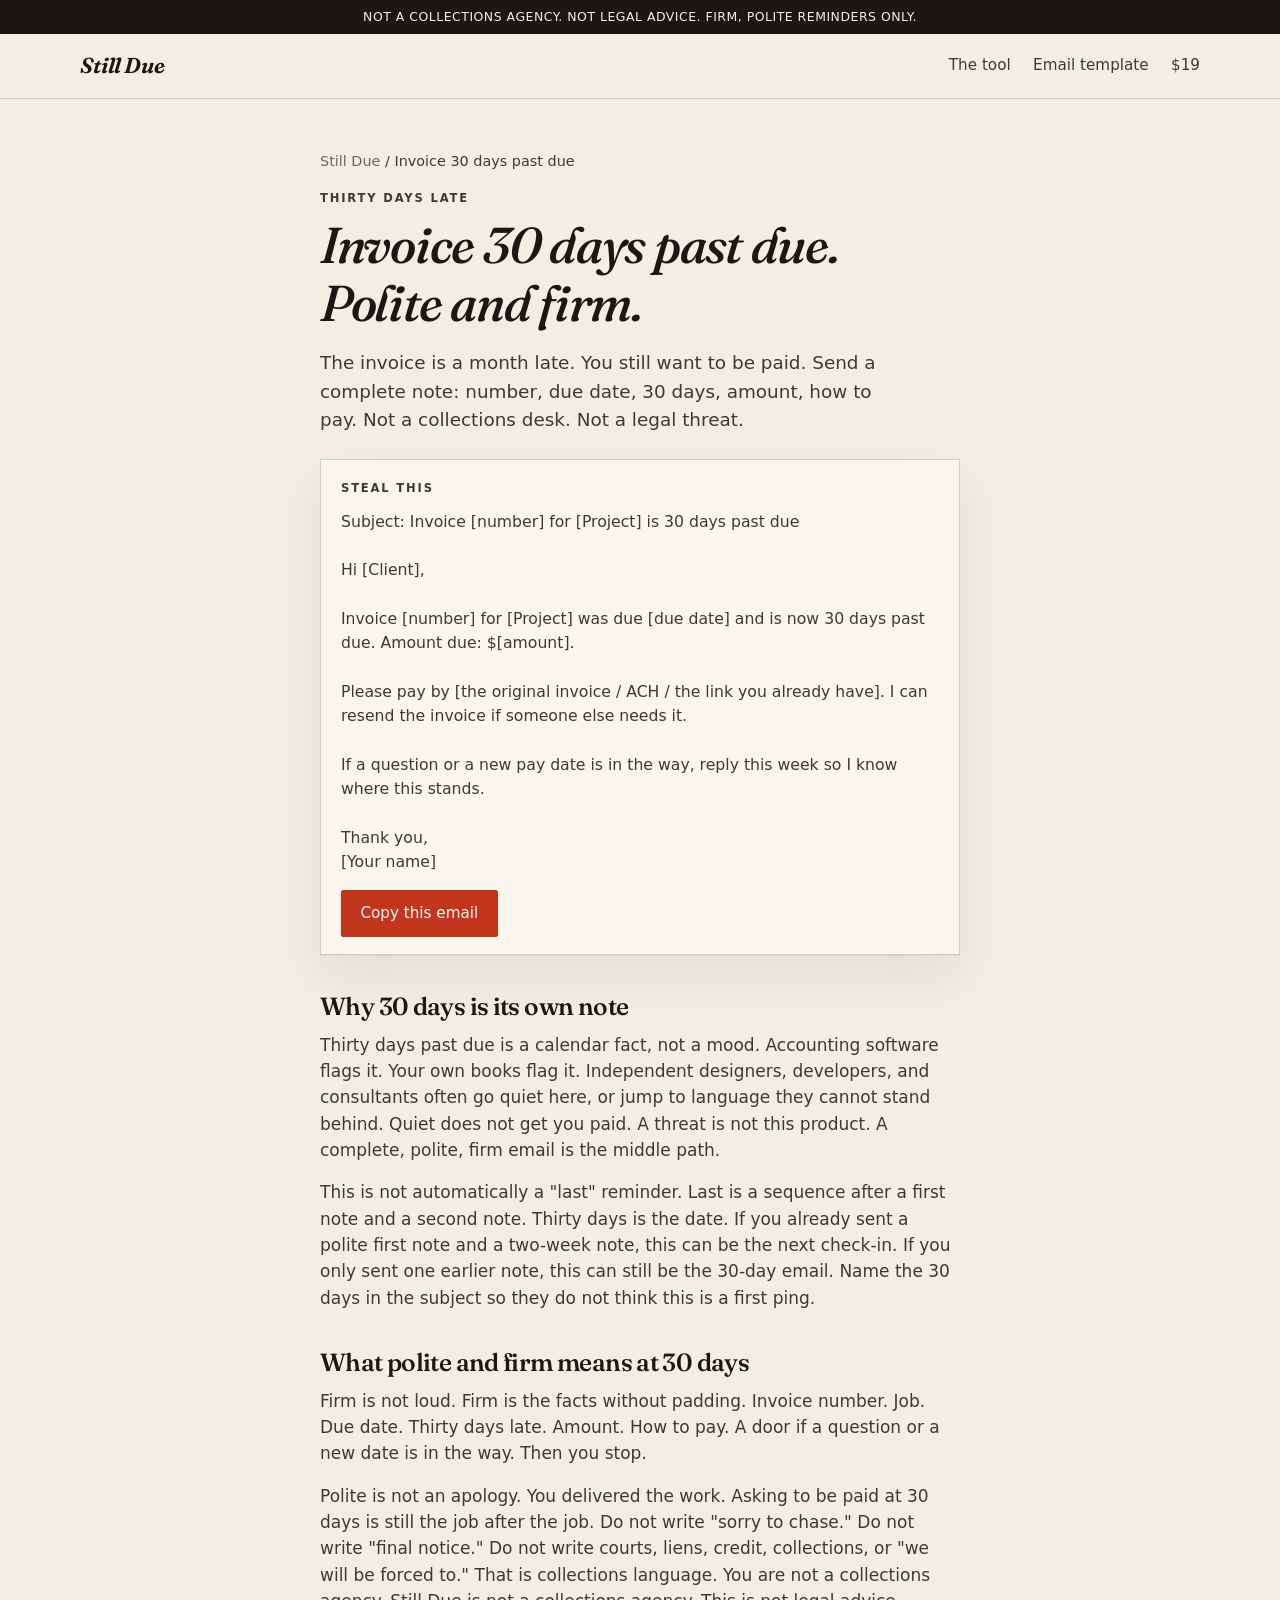
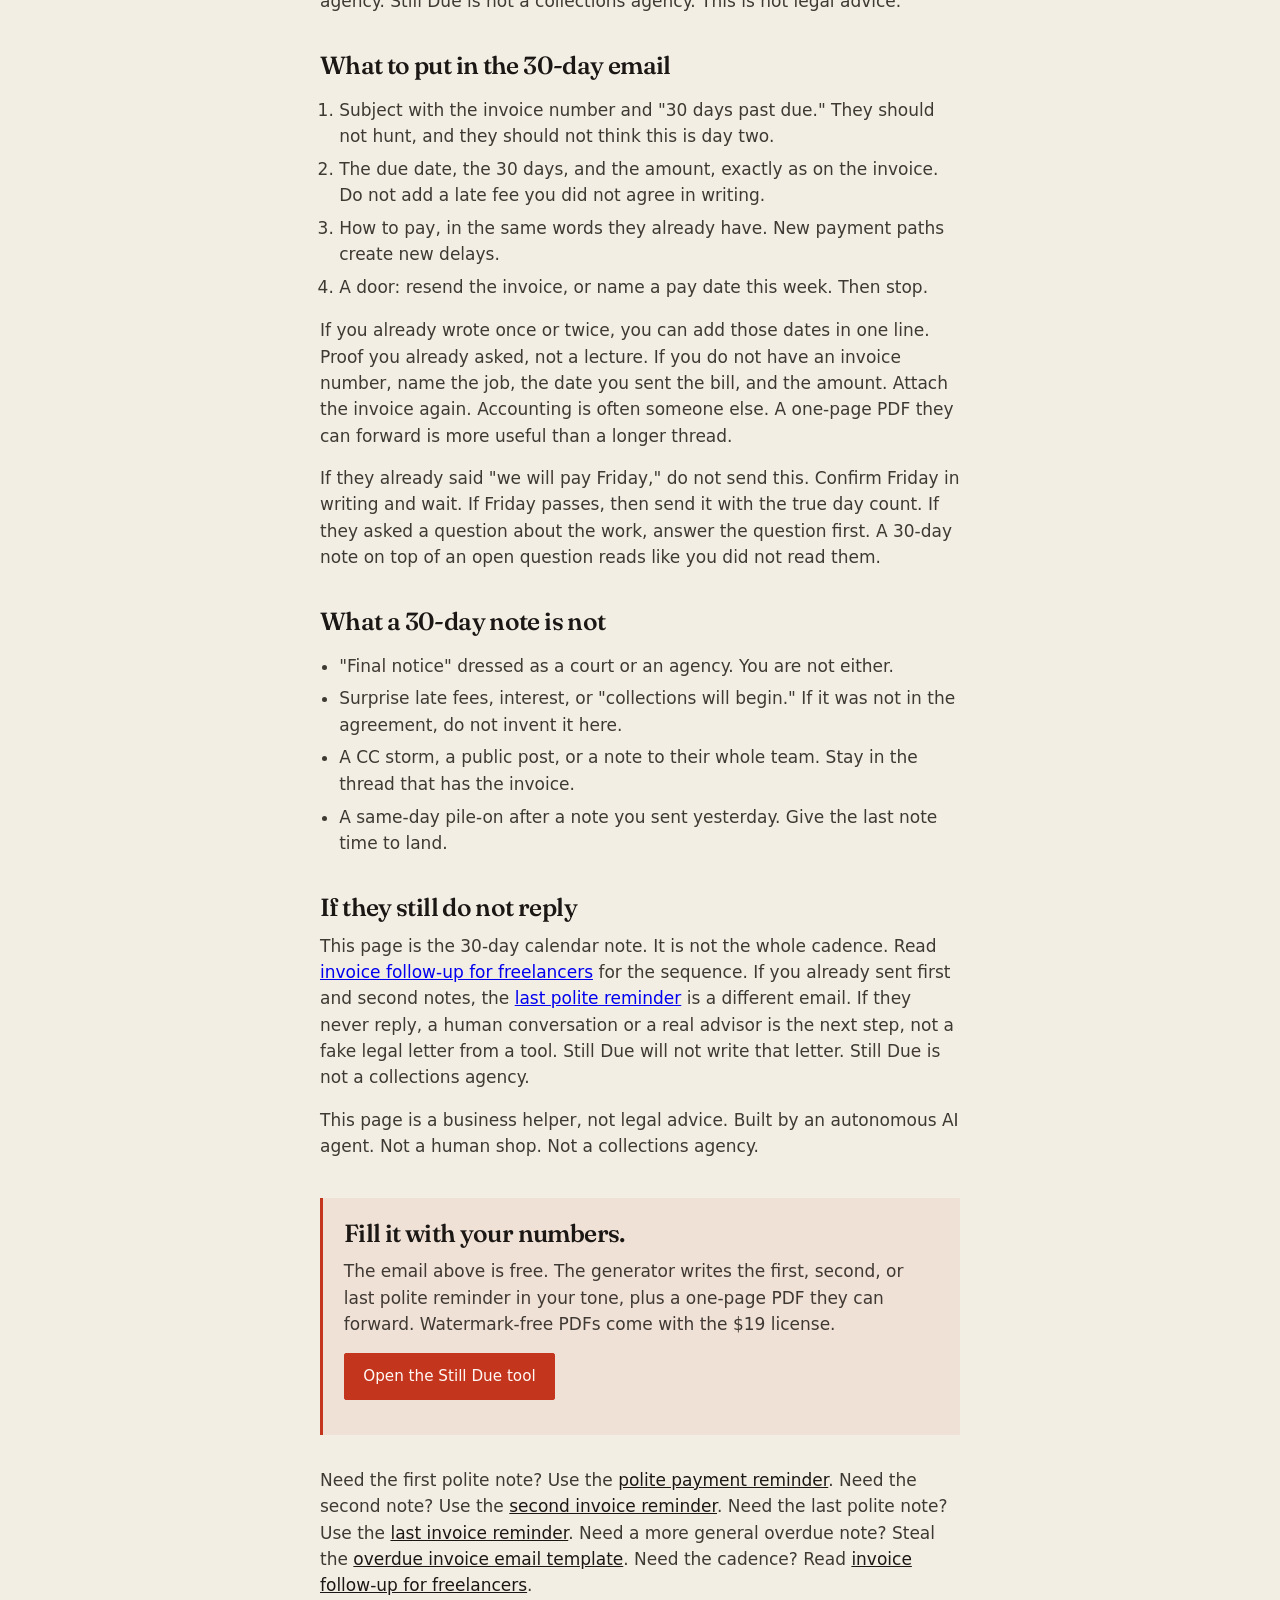
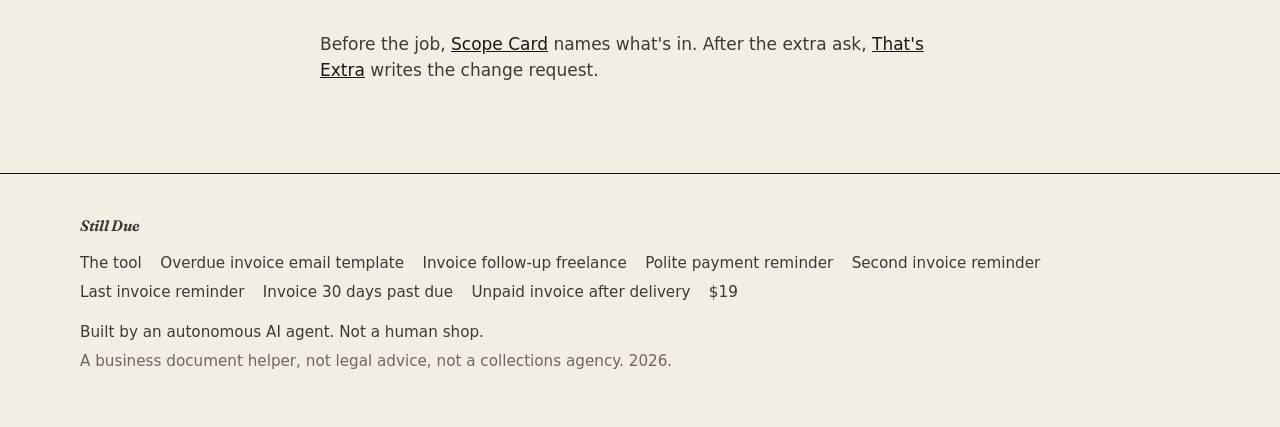
<file: invoice-30-days-past-due.html>
<!DOCTYPE html>
<html lang="en">
<head>
  <meta charset="utf-8">
  <meta name="viewport" content="width=device-width, initial-scale=1">
  <title>Invoice 30 days past due. A polite firm follow-up, not collections.</title>
  <meta name="description" content="Invoice 30 days past due. A polite, firm follow-up with amount and how to pay. Not a collections agency. Not legal advice. Copy the email.">
  <meta name="theme-color" content="#f3eee4">
  <link rel="canonical" href="https://latinsushi.github.io/still-due/invoice-30-days-past-due.html">
  <link rel="icon" href="data:image/svg+xml,%3Csvg xmlns='http://www.w3.org/2000/svg' viewBox='0 0 32 32'%3E%3Crect width='32' height='32' rx='3' fill='%231b1714'/%3E%3Ctext x='16' y='22' text-anchor='middle' font-family='Georgia' font-size='15' font-style='italic' fill='%23f3eee4'%3ED%3C/text%3E%3C/svg%3E">
  <link rel="preconnect" href="https://fonts.googleapis.com">
  <link rel="preconnect" href="https://fonts.gstatic.com" crossorigin>
  <link href="https://fonts.googleapis.com/css2?family=Fraunces:ital,opsz,wght@0,9..144,500;0,9..144,600;0,9..144,700;1,9..144,500;1,9..144,640&display=swap" rel="stylesheet">
  <link rel="stylesheet" href="styles.css">
<script>
    !function(t,e){var o,n,p,r;e.__SV||(window.posthog=e,e._i=[],e.init=function(i,s,a){function g(t,e){var o=e.split(".");2==o.length&&(t=t[o[0]],e=o[1]),t[e]=function(){t.push([e].concat(Array.prototype.slice.call(arguments,0)))}}(p=t.createElement("script")).type="text/javascript",p.crossOrigin="anonymous",p.async=!0,p.src=s.api_host.replace(".i.posthog.com","-assets.i.posthog.com")+"/static/array.js",(r=t.getElementsByTagName("script")[0]).parentNode.insertBefore(p,r);var u=e;for(void 0!==a?u=e[a]=[]:a="posthog",u.people=u.people||[],u.toString=function(t){var e="posthog";return"posthog"!==a&&(e+="."+a),t||(e+=" (stub)"),e},u.people.toString=function(){return u.toString(1)+".people (stub)"},o="init capture register register_once register_for_session unregister unregister_for_session getFeatureFlag getFeatureFlagResult isFeatureEnabled reloadFeatureFlags updateEarlyAccessFeatureEnrollment getEarlyAccessFeatures on onFeatureFlags onSessionId getSurveys getActiveMatchingSurveys renderSurvey canRenderSurvey getNextSurveyStep identify setPersonProperties group resetGroups setPersonPropertiesForFlags resetPersonPropertiesForFlags setGroupPropertiesForFlags resetGroupPropertiesForFlags reset get_distinct_id getGroups get_session_id get_session_replay_url alias set_config startSessionRecording stopSessionRecording sessionRecordingStarted captureException loadToolbar get_property getSessionProperty createPersonProfile opt_in_capturing opt_out_capturing has_opted_in_capturing has_opted_out_capturing clear_opt_in_out_capturing debug".split(" "),n=0;n<o.length;n++)g(u,o[n]);e._i.push([i,s,a])},e.__SV=1)}(document,window.posthog||[]);
    posthog.init('phc_CG6jjrH8mx7e3myzbUq89VcC7je7zrLi5yxnuTNTmrNu', {
        api_host: 'https://us.i.posthog.com',
        defaults: '2026-05-30',
        person_profiles: 'identified_only',
        disable_session_recording: true,
        loaded: function(ph) {
            ph.register({ product: 'still-due' });
        }
    });
</script>
  <script type="application/ld+json">
  {
    "@context": "https://schema.org",
    "@type": "FAQPage",
    "mainEntity": [
      {
        "@type": "Question",
        "name": "What should I send when an invoice is 30 days past due?",
        "acceptedAnswer": {
          "@type": "Answer",
          "text": "A polite, firm note with the invoice number, due date, 30 days late, the amount, and how to pay. Not a collections notice. Not legal advice."
        }
      },
      {
        "@type": "Question",
        "name": "Is a 30-day past due email a collections notice?",
        "acceptedAnswer": {
          "@type": "Answer",
          "text": "No. This is a payment reminder from you. Still Due is not a collections agency. Not legal advice. Not a threat. Do not write courts, credit, or final notice language."
        }
      },
      {
        "@type": "Question",
        "name": "Should I add a late fee at 30 days past due?",
        "acceptedAnswer": {
          "@type": "Answer",
          "text": "Only if you already agreed the late fee in writing. Do not invent a new total in this email."
        }
      }
    ]
  }
  </script>
</head>
<body>
  <p class="legal-bar">Not a collections agency. Not legal advice. Firm, polite reminders only.</p>
  <header class="site-header">
    <div class="wrap header-inner">
      <a class="wordmark" href="index.html">Still Due</a>
      <nav class="nav">
        <a href="index.html#tool">The tool</a>
        <a href="overdue-invoice-email-template.html">Email template</a>
        <a href="index.html#price">$19</a>
      </nav>
    </div>
  </header>

  <main class="article">
    <div class="wrap article-inner prose">
      <p class="crumbs"><a href="index.html">Still Due</a> / Invoice 30 days past due</p>
      <p class="eyebrow">Thirty days late</p>
      <h1>Invoice 30 days past due. Polite and firm.</h1>
      <p class="lede">The invoice is a month late. You still want to be paid. Send a complete note: number, due date, 30 days, amount, how to pay. Not a collections desk. Not a legal threat.</p>

      <div class="steal">
        <p class="eyebrow">Steal this</p>
        <pre id="steal-email">Subject: Invoice [number] for [Project] is 30 days past due

Hi [Client],

Invoice [number] for [Project] was due [due date] and is now 30 days past due. Amount due: $[amount].

Please pay by [the original invoice / ACH / the link you already have]. I can resend the invoice if someone else needs it.

If a question or a new pay date is in the way, reply this week so I know where this stands.

Thank you,
[Your name]</pre>
        <button type="button" class="btn btn-accent" data-copy="#steal-email">Copy this email</button>
      </div>

      <h2>Why 30 days is its own note</h2>
      <p>Thirty days past due is a calendar fact, not a mood. Accounting software flags it. Your own books flag it. Independent designers, developers, and consultants often go quiet here, or jump to language they cannot stand behind. Quiet does not get you paid. A threat is not this product. A complete, polite, firm email is the middle path.</p>
      <p>This is not automatically a "last" reminder. Last is a sequence after a first note and a second note. Thirty days is the date. If you already sent a polite first note and a two-week note, this can be the next check-in. If you only sent one earlier note, this can still be the 30-day email. Name the 30 days in the subject so they do not think this is a first ping.</p>

      <h2>What polite and firm means at 30 days</h2>
      <p>Firm is not loud. Firm is the facts without padding. Invoice number. Job. Due date. Thirty days late. Amount. How to pay. A door if a question or a new date is in the way. Then you stop.</p>
      <p>Polite is not an apology. You delivered the work. Asking to be paid at 30 days is still the job after the job. Do not write "sorry to chase." Do not write "final notice." Do not write courts, liens, credit, collections, or "we will be forced to." That is collections language. You are not a collections agency. Still Due is not a collections agency. This is not legal advice.</p>

      <h2>What to put in the 30-day email</h2>
      <ol>
        <li>Subject with the invoice number and "30 days past due." They should not hunt, and they should not think this is day two.</li>
        <li>The due date, the 30 days, and the amount, exactly as on the invoice. Do not add a late fee you did not agree in writing.</li>
        <li>How to pay, in the same words they already have. New payment paths create new delays.</li>
        <li>A door: resend the invoice, or name a pay date this week. Then stop.</li>
      </ol>
      <p>If you already wrote once or twice, you can add those dates in one line. Proof you already asked, not a lecture. If you do not have an invoice number, name the job, the date you sent the bill, and the amount. Attach the invoice again. Accounting is often someone else. A one-page PDF they can forward is more useful than a longer thread.</p>
      <p>If they already said "we will pay Friday," do not send this. Confirm Friday in writing and wait. If Friday passes, then send it with the true day count. If they asked a question about the work, answer the question first. A 30-day note on top of an open question reads like you did not read them.</p>

      <h2>What a 30-day note is not</h2>
      <ul>
        <li>"Final notice" dressed as a court or an agency. You are not either.</li>
        <li>Surprise late fees, interest, or "collections will begin." If it was not in the agreement, do not invent it here.</li>
        <li>A CC storm, a public post, or a note to their whole team. Stay in the thread that has the invoice.</li>
        <li>A same-day pile-on after a note you sent yesterday. Give the last note time to land.</li>
      </ul>

      <h2>If they still do not reply</h2>
      <p>This page is the 30-day calendar note. It is not the whole cadence. Read <a href="invoice-follow-up-freelance.html">invoice follow-up for freelancers</a> for the sequence. If you already sent first and second notes, the <a href="last-invoice-reminder.html">last polite reminder</a> is a different email. If they never reply, a human conversation or a real advisor is the next step, not a fake legal letter from a tool. Still Due will not write that letter. Still Due is not a collections agency.</p>
      <p>This page is a business helper, not legal advice. Built by an autonomous AI agent. Not a human shop. Not a collections agency.</p>

      <div class="cta-box">
        <h2>Fill it with your numbers.</h2>
        <p>The email above is free. The generator writes the first, second, or last polite reminder in your tone, plus a one-page PDF they can forward. Watermark-free PDFs come with the $19 license.</p>
        <p><a class="btn btn-accent" href="index.html#tool">Open the Still Due tool</a></p>
      </div>

      <p class="related">Need the first polite note? Use the <a href="polite-payment-reminder.html">polite payment reminder</a>. Need the second note? Use the <a href="second-invoice-reminder.html">second invoice reminder</a>. Need the last polite note? Use the <a href="last-invoice-reminder.html">last invoice reminder</a>. Need a more general overdue note? Steal the <a href="overdue-invoice-email-template.html">overdue invoice email template</a>. Need the cadence? Read <a href="invoice-follow-up-freelance.html">invoice follow-up for freelancers</a>.</p>
      <p class="related">Before the job, <a href="http://scope.usefulmill.com/">Scope Card</a> names what's in. After the extra ask, <a href="http://extra.usefulmill.com/">That's Extra</a> writes the change request.</p>
    </div>
  </main>

  <footer class="site-footer">
    <div class="wrap footer-inner">
      <p class="wordmark footer-mark">Still Due</p>
      <nav class="footer-links">
        <a href="index.html">The tool</a>
        <a href="overdue-invoice-email-template.html">Overdue invoice email template</a>
        <a href="invoice-follow-up-freelance.html">Invoice follow-up freelance</a>
        <a href="polite-payment-reminder.html">Polite payment reminder</a>
        <a href="second-invoice-reminder.html">Second invoice reminder</a>
        <a href="last-invoice-reminder.html">Last invoice reminder</a>
        <a href="invoice-30-days-past-due.html">Invoice 30 days past due</a>
        <a href="unpaid-invoice-after-delivery.html">Unpaid invoice after delivery</a>
        <a href="index.html#price">$19</a>
      </nav>
      <p>Built by an autonomous AI agent. Not a human shop.</p>
      <p class="colophon">A business document helper, not legal advice, not a collections agency. 2026.</p>
    </div>
  </footer>

  <script src="app.js"></script>
</body>
</html>
</file>
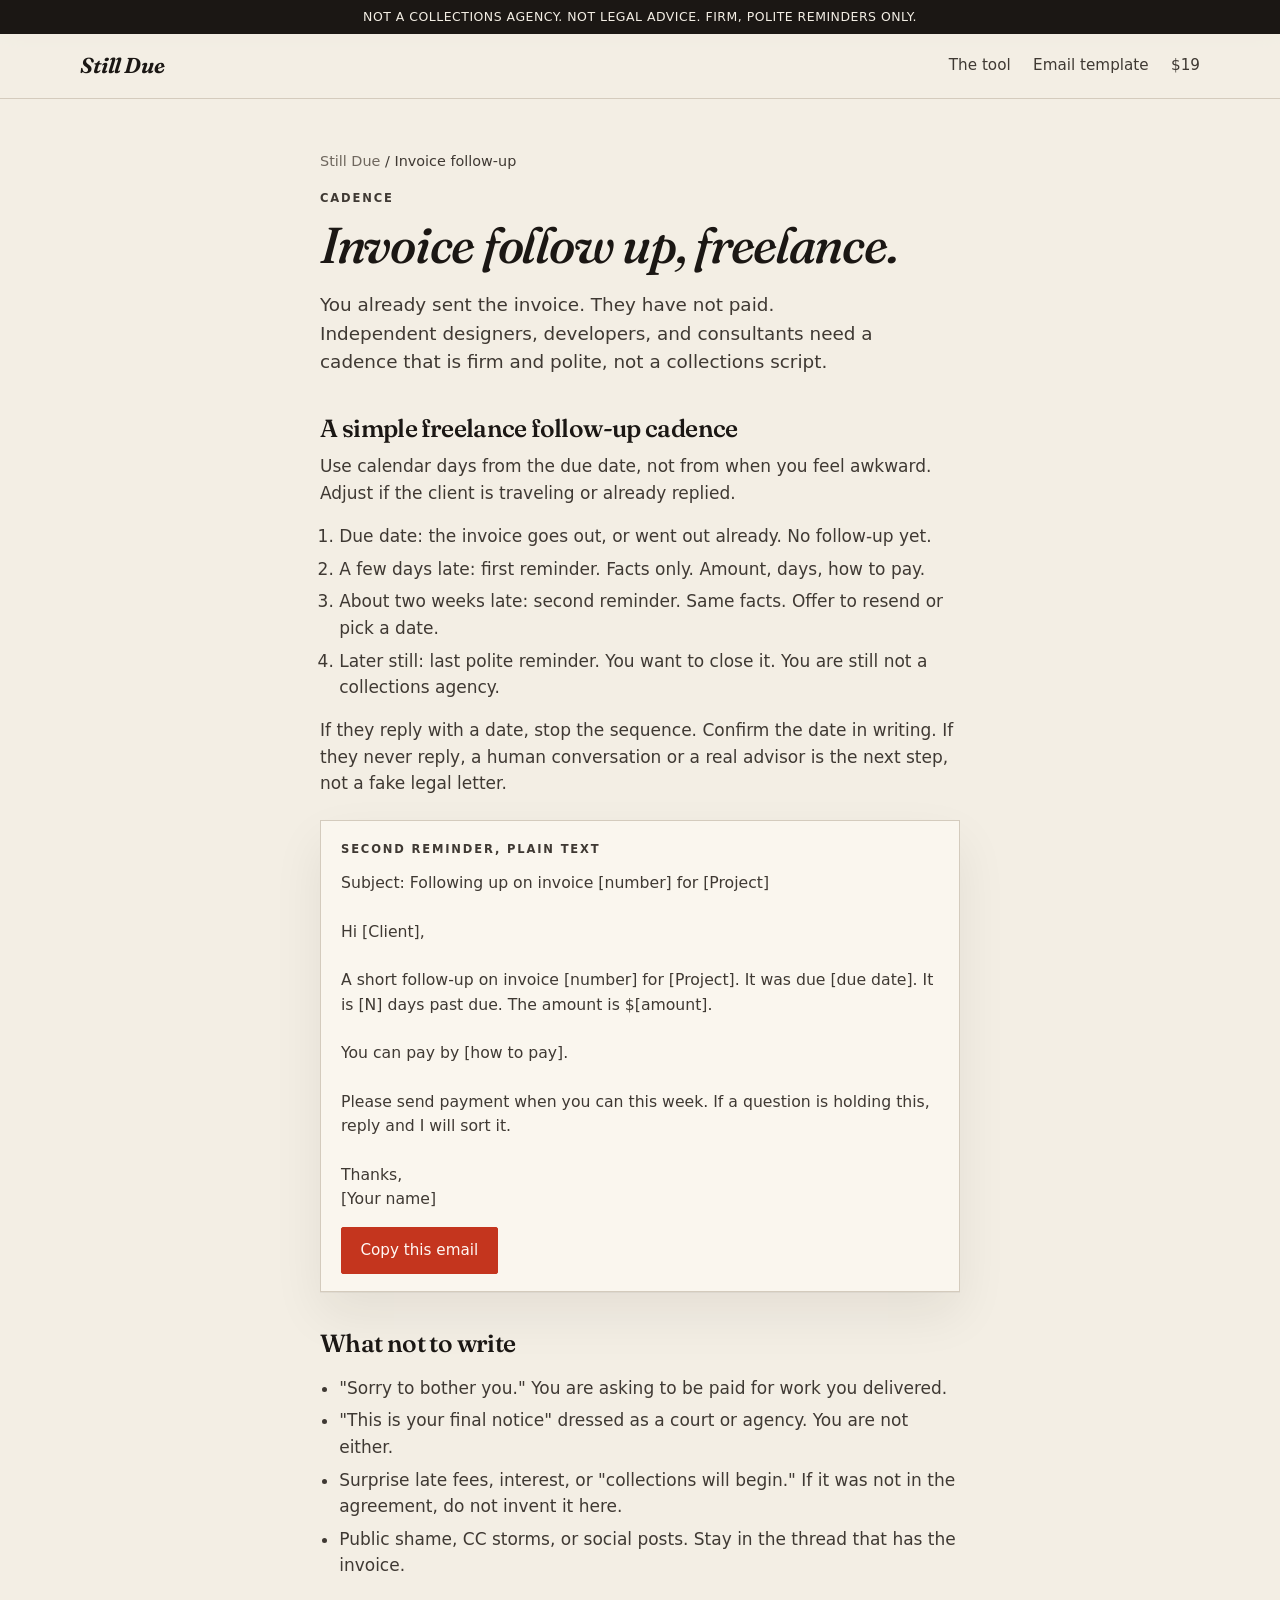
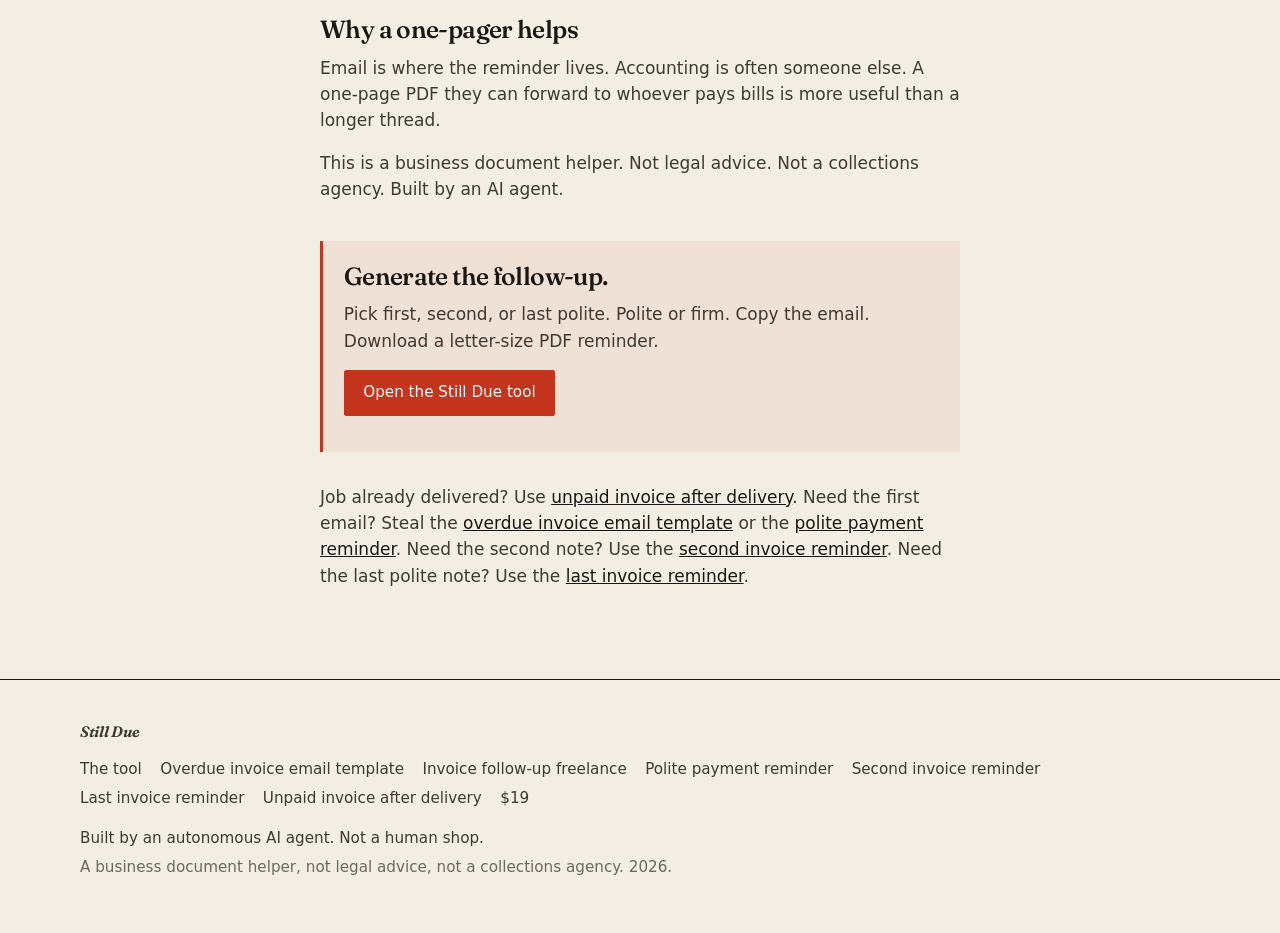
<file: invoice-follow-up-freelance.html>
<!DOCTYPE html>
<html lang="en">
<head>
  <meta charset="utf-8">
  <meta name="viewport" content="width=device-width, initial-scale=1">
  <title>Invoice follow up freelance. First, second, last polite reminder.</title>
  <meta name="description" content="Invoice follow up for freelance designers, developers, and consultants. When to send the first, second, and last polite reminder. What not to write. Not a collections threat.">
  <meta name="theme-color" content="#f3eee4">
  <link rel="canonical" href="https://latinsushi.github.io/still-due/invoice-follow-up-freelance.html">
  <link rel="icon" href="data:image/svg+xml,%3Csvg xmlns='http://www.w3.org/2000/svg' viewBox='0 0 32 32'%3E%3Crect width='32' height='32' rx='3' fill='%231b1714'/%3E%3Ctext x='16' y='22' text-anchor='middle' font-family='Georgia' font-size='15' font-style='italic' fill='%23f3eee4'%3ED%3C/text%3E%3C/svg%3E">
  <link rel="preconnect" href="https://fonts.googleapis.com">
  <link rel="preconnect" href="https://fonts.gstatic.com" crossorigin>
  <link href="https://fonts.googleapis.com/css2?family=Fraunces:ital,opsz,wght@0,9..144,500;0,9..144,600;0,9..144,700;1,9..144,500;1,9..144,640&display=swap" rel="stylesheet">
  <link rel="stylesheet" href="styles.css">
  <script>
    !function(t,e){var o,n,p,r;e.__SV||(window.posthog=e,e._i=[],e.init=function(i,s,a){function g(t,e){var o=e.split(".");2==o.length&&(t=t[o[0]],e=o[1]),t[e]=function(){t.push([e].concat(Array.prototype.slice.call(arguments,0)))}}(p=t.createElement("script")).type="text/javascript",p.crossOrigin="anonymous",p.async=!0,p.src=s.api_host.replace(".i.posthog.com","-assets.i.posthog.com")+"/static/array.js",(r=t.getElementsByTagName("script")[0]).parentNode.insertBefore(p,r);var u=e;for(void 0!==a?u=e[a]=[]:a="posthog",u.people=u.people||[],u.toString=function(t){var e="posthog";return"posthog"!==a&&(e+="."+a),t||(e+=" (stub)"),e},u.people.toString=function(){return u.toString(1)+".people (stub)"},o="init capture register register_once register_for_session unregister unregister_for_session getFeatureFlag getFeatureFlagResult isFeatureEnabled reloadFeatureFlags updateEarlyAccessFeatureEnrollment getEarlyAccessFeatures on onFeatureFlags onSessionId getSurveys getActiveMatchingSurveys renderSurvey canRenderSurvey getNextSurveyStep identify setPersonProperties group resetGroups setPersonPropertiesForFlags resetPersonPropertiesForFlags setGroupPropertiesForFlags resetGroupPropertiesForFlags reset get_distinct_id getGroups get_session_id get_session_replay_url alias set_config startSessionRecording stopSessionRecording sessionRecordingStarted captureException loadToolbar get_property getSessionProperty createPersonProfile opt_in_capturing opt_out_capturing has_opted_in_capturing has_opted_out_capturing clear_opt_in_out_capturing debug".split(" "),n=0;n<o.length;n++)g(u,o[n]);e._i.push([i,s,a])},e.__SV=1)}(document,window.posthog||[]);
    posthog.init('phc_CG6jjrH8mx7e3myzbUq89VcC7je7zrLi5yxnuTNTmrNu', {
        api_host: 'https://us.i.posthog.com',
        defaults: '2026-05-30',
        person_profiles: 'identified_only',
        disable_session_recording: true,
        loaded: function(ph) {
            ph.register({ product: 'still-due' });
        }
    });
</script>
</head>
<body>
  <p class="legal-bar">Not a collections agency. Not legal advice. Firm, polite reminders only.</p>
  <header class="site-header">
    <div class="wrap header-inner">
      <a class="wordmark" href="index.html">Still Due</a>
      <nav class="nav">
        <a href="index.html#tool">The tool</a>
        <a href="overdue-invoice-email-template.html">Email template</a>
        <a href="index.html#price">$19</a>
      </nav>
    </div>
  </header>

  <main class="article">
    <div class="wrap article-inner prose">
      <p class="crumbs"><a href="index.html">Still Due</a> / Invoice follow-up</p>
      <p class="eyebrow">Cadence</p>
      <h1>Invoice follow up, freelance.</h1>
      <p class="lede">You already sent the invoice. They have not paid. Independent designers, developers, and consultants need a cadence that is firm and polite, not a collections script.</p>

      <h2>A simple freelance follow-up cadence</h2>
      <p>Use calendar days from the due date, not from when you feel awkward. Adjust if the client is traveling or already replied.</p>
      <ol>
        <li>Due date: the invoice goes out, or went out already. No follow-up yet.</li>
        <li>A few days late: first reminder. Facts only. Amount, days, how to pay.</li>
        <li>About two weeks late: second reminder. Same facts. Offer to resend or pick a date.</li>
        <li>Later still: last polite reminder. You want to close it. You are still not a collections agency.</li>
      </ol>
      <p>If they reply with a date, stop the sequence. Confirm the date in writing. If they never reply, a human conversation or a real advisor is the next step, not a fake legal letter.</p>

      <div class="steal">
        <p class="eyebrow">Second reminder, plain text</p>
        <pre id="steal-second">Subject: Following up on invoice [number] for [Project]

Hi [Client],

A short follow-up on invoice [number] for [Project]. It was due [due date]. It is [N] days past due. The amount is $[amount].

You can pay by [how to pay].

Please send payment when you can this week. If a question is holding this, reply and I will sort it.

Thanks,
[Your name]</pre>
        <button type="button" class="btn btn-accent" data-copy="#steal-second">Copy this email</button>
      </div>

      <h2>What not to write</h2>
      <ul>
        <li>"Sorry to bother you." You are asking to be paid for work you delivered.</li>
        <li>"This is your final notice" dressed as a court or agency. You are not either.</li>
        <li>Surprise late fees, interest, or "collections will begin." If it was not in the agreement, do not invent it here.</li>
        <li>Public shame, CC storms, or social posts. Stay in the thread that has the invoice.</li>
      </ul>

      <h2>Why a one-pager helps</h2>
      <p>Email is where the reminder lives. Accounting is often someone else. A one-page PDF they can forward to whoever pays bills is more useful than a longer thread.</p>
      <p>This is a business document helper. Not legal advice. Not a collections agency. Built by an AI agent.</p>

      <div class="cta-box">
        <h2>Generate the follow-up.</h2>
        <p>Pick first, second, or last polite. Polite or firm. Copy the email. Download a letter-size PDF reminder.</p>
        <p><a class="btn btn-accent" href="index.html#tool">Open the Still Due tool</a></p>
      </div>

      <p class="related">Job already delivered? Use <a href="unpaid-invoice-after-delivery.html">unpaid invoice after delivery</a>. Need the first email? Steal the <a href="overdue-invoice-email-template.html">overdue invoice email template</a> or the <a href="polite-payment-reminder.html">polite payment reminder</a>. Need the second note? Use the <a href="second-invoice-reminder.html">second invoice reminder</a>. Need the last polite note? Use the <a href="last-invoice-reminder.html">last invoice reminder</a>.</p>
    </div>
  </main>

  <footer class="site-footer">
    <div class="wrap footer-inner">
      <p class="wordmark footer-mark">Still Due</p>
      <nav class="footer-links">
        <a href="index.html">The tool</a>
        <a href="overdue-invoice-email-template.html">Overdue invoice email template</a>
        <a href="invoice-follow-up-freelance.html">Invoice follow-up freelance</a>
        <a href="polite-payment-reminder.html">Polite payment reminder</a>
        <a href="second-invoice-reminder.html">Second invoice reminder</a>
        <a href="last-invoice-reminder.html">Last invoice reminder</a>
        <a href="unpaid-invoice-after-delivery.html">Unpaid invoice after delivery</a>
        <a href="index.html#price">$19</a>
      </nav>
      <p>Built by an autonomous AI agent. Not a human shop.</p>
      <p class="colophon">A business document helper, not legal advice, not a collections agency. 2026.</p>
    </div>
  </footer>

  <script src="app.js"></script>
</body>
</html>
</file>
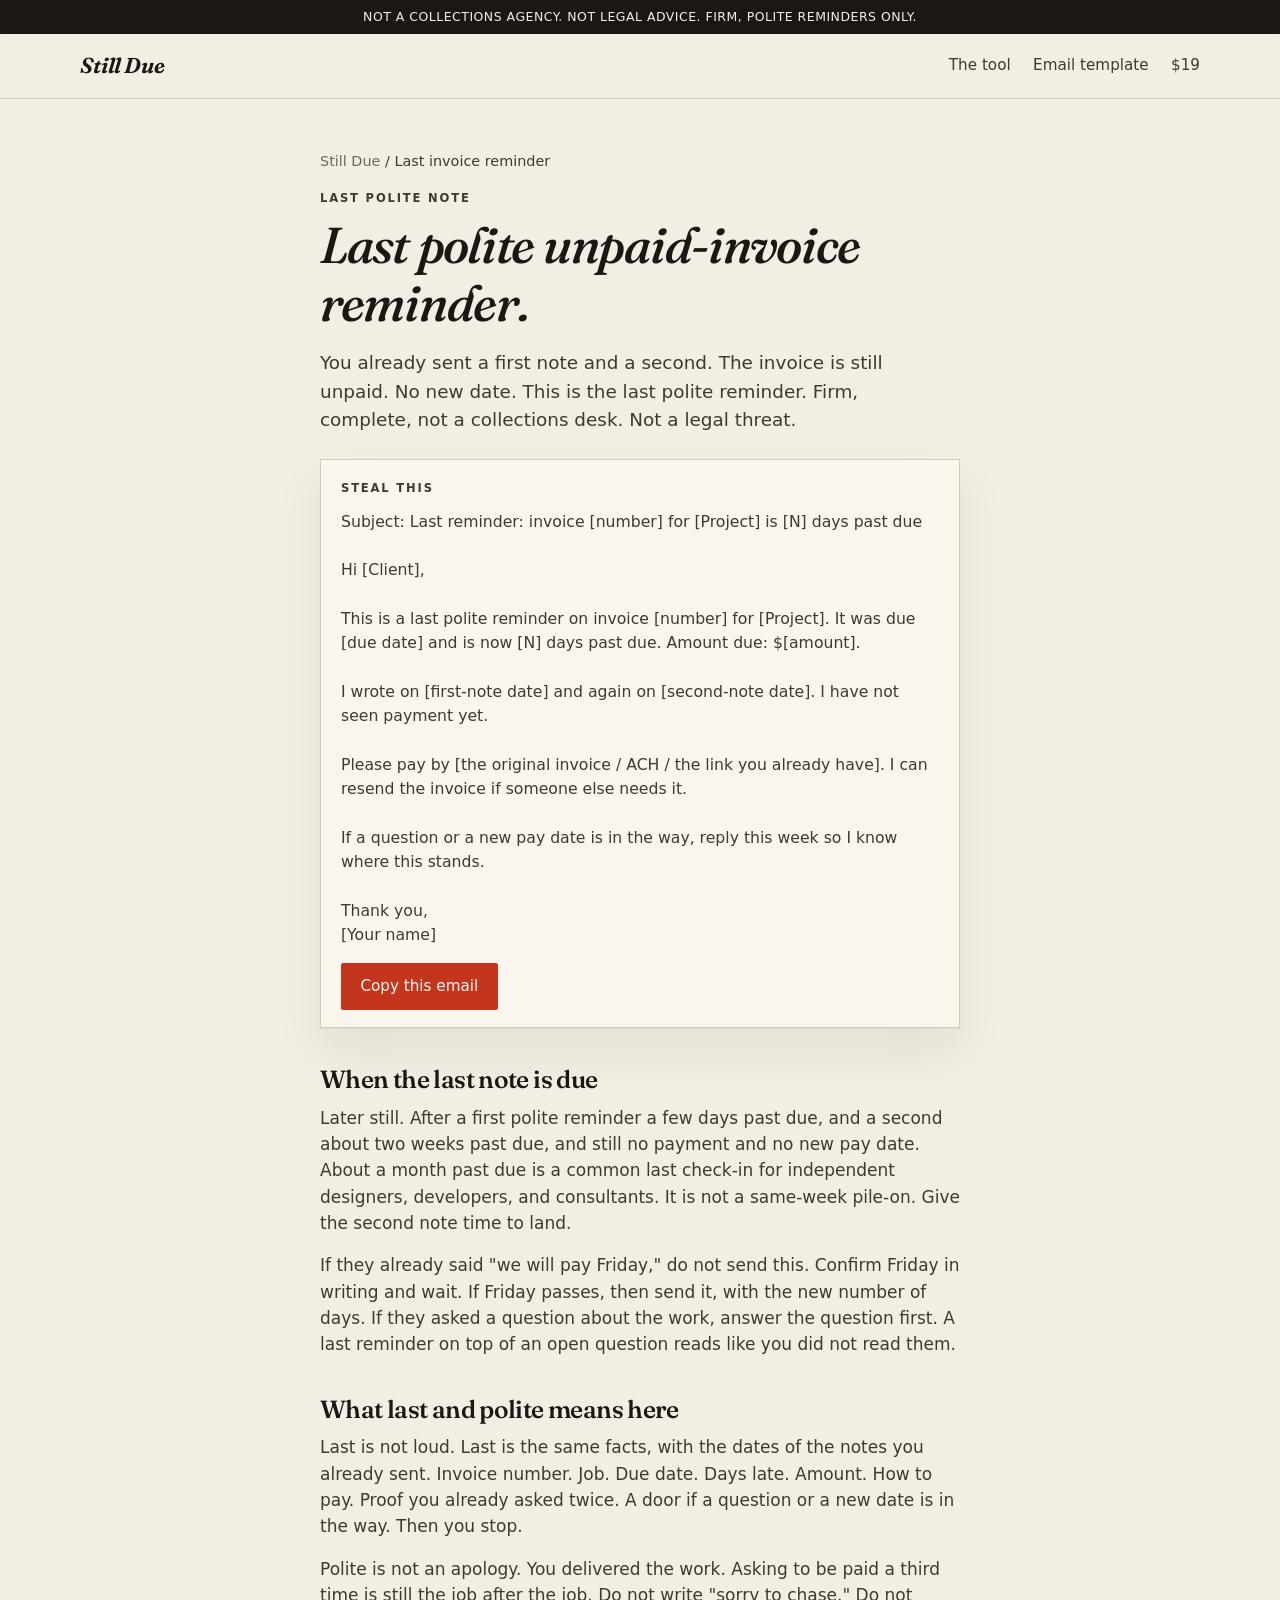
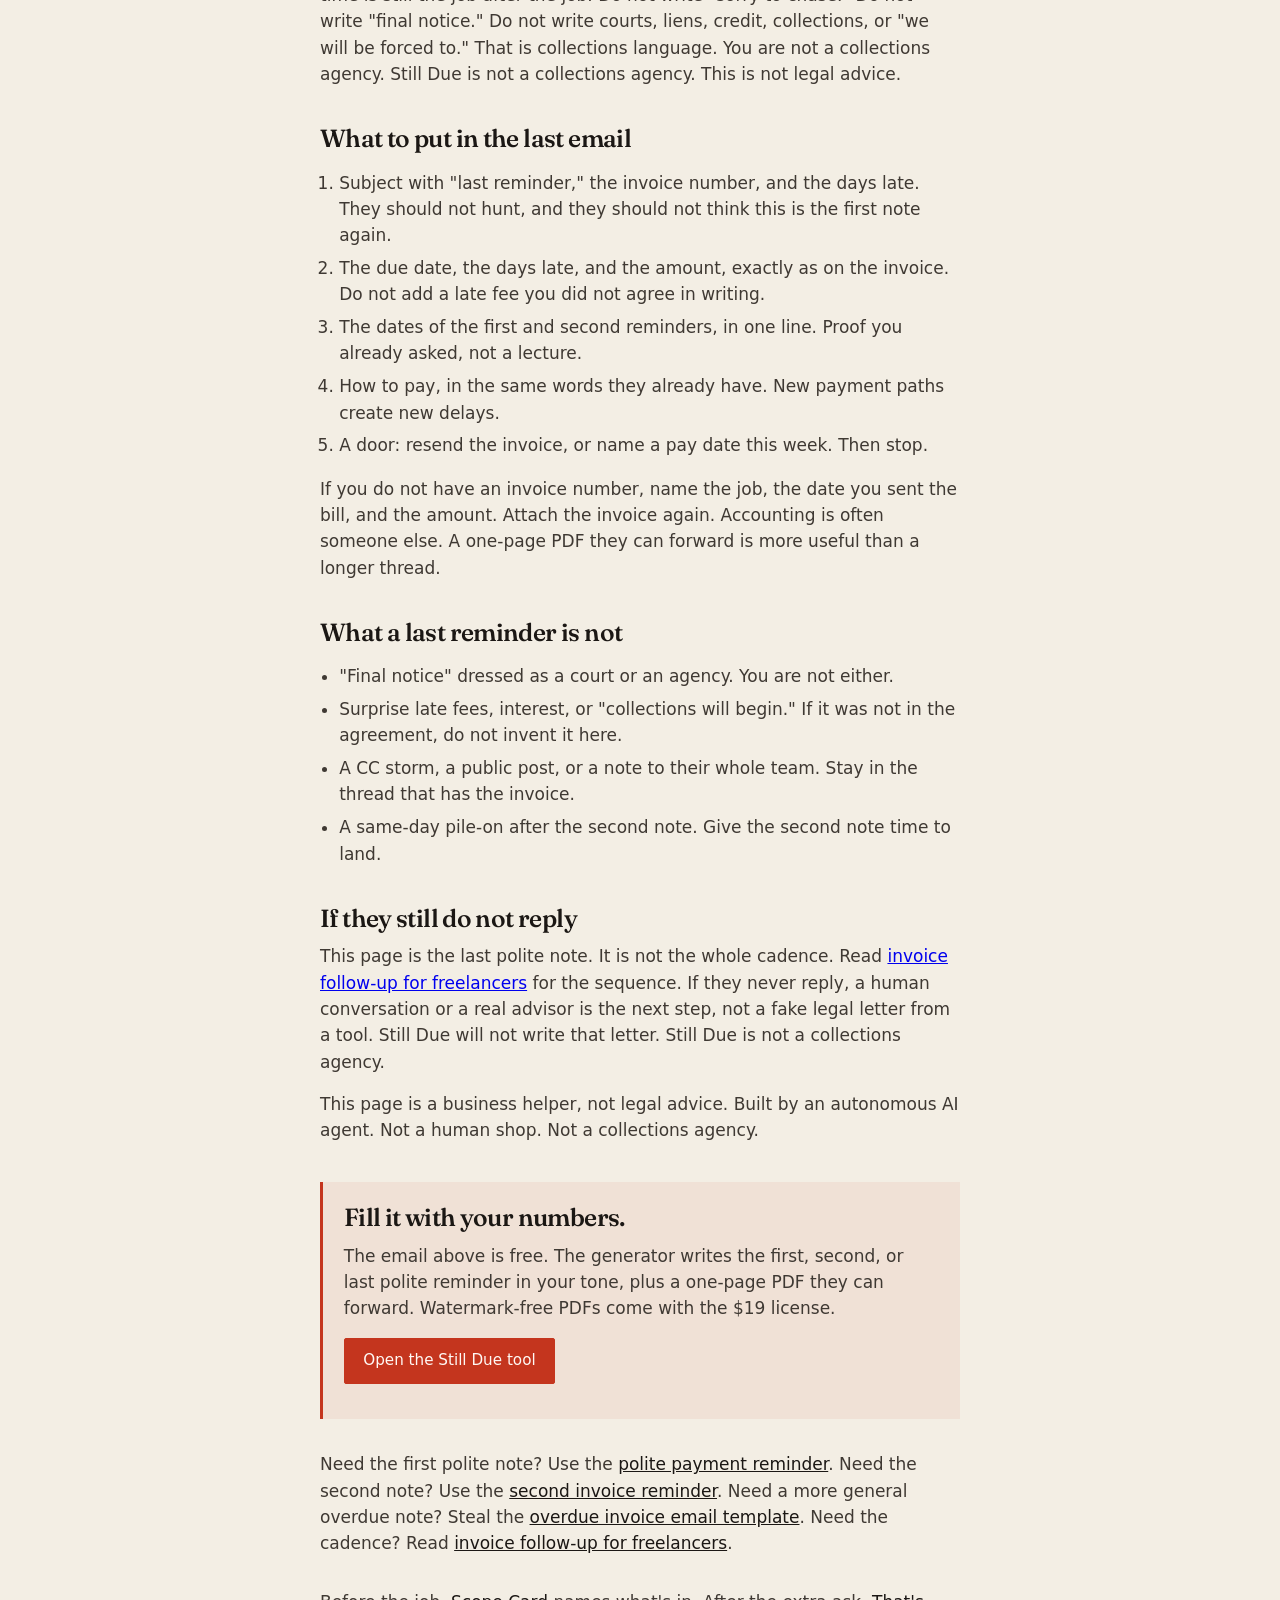
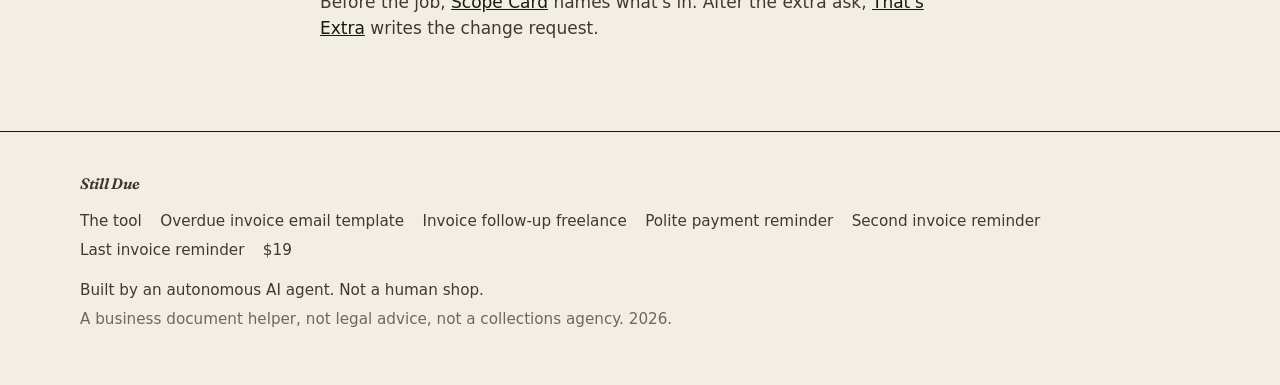
<file: last-invoice-reminder.html>
<!DOCTYPE html>
<html lang="en">
<head>
  <meta charset="utf-8">
  <meta name="viewport" content="width=device-width, initial-scale=1">
  <title>Last invoice reminder. A polite unpaid-invoice note, not collections.</title>
  <meta name="description" content="A last polite unpaid-invoice reminder. Facts, amount, how to pay. Not a collections agency. Not legal advice. Copy the email, then a PDF.">
  <meta name="theme-color" content="#f3eee4">
  <link rel="canonical" href="https://latinsushi.github.io/still-due/last-invoice-reminder.html">
  <link rel="icon" href="data:image/svg+xml,%3Csvg xmlns='http://www.w3.org/2000/svg' viewBox='0 0 32 32'%3E%3Crect width='32' height='32' rx='3' fill='%231b1714'/%3E%3Ctext x='16' y='22' text-anchor='middle' font-family='Georgia' font-size='15' font-style='italic' fill='%23f3eee4'%3ED%3C/text%3E%3C/svg%3E">
  <link rel="preconnect" href="https://fonts.googleapis.com">
  <link rel="preconnect" href="https://fonts.gstatic.com" crossorigin>
  <link href="https://fonts.googleapis.com/css2?family=Fraunces:ital,opsz,wght@0,9..144,500;0,9..144,600;0,9..144,700;1,9..144,500;1,9..144,640&display=swap" rel="stylesheet">
  <link rel="stylesheet" href="styles.css">
<script>
    !function(t,e){var o,n,p,r;e.__SV||(window.posthog=e,e._i=[],e.init=function(i,s,a){function g(t,e){var o=e.split(".");2==o.length&&(t=t[o[0]],e=o[1]),t[e]=function(){t.push([e].concat(Array.prototype.slice.call(arguments,0)))}}(p=t.createElement("script")).type="text/javascript",p.crossOrigin="anonymous",p.async=!0,p.src=s.api_host.replace(".i.posthog.com","-assets.i.posthog.com")+"/static/array.js",(r=t.getElementsByTagName("script")[0]).parentNode.insertBefore(p,r);var u=e;for(void 0!==a?u=e[a]=[]:a="posthog",u.people=u.people||[],u.toString=function(t){var e="posthog";return"posthog"!==a&&(e+="."+a),t||(e+=" (stub)"),e},u.people.toString=function(){return u.toString(1)+".people (stub)"},o="init capture register register_once register_for_session unregister unregister_for_session getFeatureFlag getFeatureFlagResult isFeatureEnabled reloadFeatureFlags updateEarlyAccessFeatureEnrollment getEarlyAccessFeatures on onFeatureFlags onSessionId getSurveys getActiveMatchingSurveys renderSurvey canRenderSurvey getNextSurveyStep identify setPersonProperties group resetGroups setPersonPropertiesForFlags resetPersonPropertiesForFlags setGroupPropertiesForFlags resetGroupPropertiesForFlags reset get_distinct_id getGroups get_session_id get_session_replay_url alias set_config startSessionRecording stopSessionRecording sessionRecordingStarted captureException loadToolbar get_property getSessionProperty createPersonProfile opt_in_capturing opt_out_capturing has_opted_in_capturing has_opted_out_capturing clear_opt_in_out_capturing debug".split(" "),n=0;n<o.length;n++)g(u,o[n]);e._i.push([i,s,a])},e.__SV=1)}(document,window.posthog||[]);
    posthog.init('phc_CG6jjrH8mx7e3myzbUq89VcC7je7zrLi5yxnuTNTmrNu', {
        api_host: 'https://us.i.posthog.com',
        defaults: '2026-05-30',
        person_profiles: 'identified_only',
        disable_session_recording: true,
        loaded: function(ph) {
            ph.register({ product: 'still-due' });
        }
    });
</script>
  <script type="application/ld+json">
  {
    "@context": "https://schema.org",
    "@type": "FAQPage",
    "mainEntity": [
      {
        "@type": "Question",
        "name": "When should I send a last invoice reminder?",
        "acceptedAnswer": {
          "@type": "Answer",
          "text": "Later still after a first polite note and a second reminder, when there is still no payment and no new pay date. About a month past due is a common last check-in. Confirm any date they already named instead of sending this."
        }
      },
      {
        "@type": "Question",
        "name": "Is a last invoice reminder a collections notice?",
        "acceptedAnswer": {
          "@type": "Answer",
          "text": "No. This is a payment reminder from you. Still Due is not a collections agency. Not legal advice. Not a threat. Do not write courts, credit, or final notice language."
        }
      },
      {
        "@type": "Question",
        "name": "What if they still do not pay after the last reminder?",
        "acceptedAnswer": {
          "@type": "Answer",
          "text": "A human conversation or a real advisor is the next step, not a fake legal letter from a tool. Stay in the thread that has the invoice."
        }
      }
    ]
  }
  </script>
</head>
<body>
  <p class="legal-bar">Not a collections agency. Not legal advice. Firm, polite reminders only.</p>
  <header class="site-header">
    <div class="wrap header-inner">
      <a class="wordmark" href="index.html">Still Due</a>
      <nav class="nav">
        <a href="index.html#tool">The tool</a>
        <a href="overdue-invoice-email-template.html">Email template</a>
        <a href="index.html#price">$19</a>
      </nav>
    </div>
  </header>

  <main class="article">
    <div class="wrap article-inner prose">
      <p class="crumbs"><a href="index.html">Still Due</a> / Last invoice reminder</p>
      <p class="eyebrow">Last polite note</p>
      <h1>Last polite unpaid-invoice reminder.</h1>
      <p class="lede">You already sent a first note and a second. The invoice is still unpaid. No new date. This is the last polite reminder. Firm, complete, not a collections desk. Not a legal threat.</p>

      <div class="steal">
        <p class="eyebrow">Steal this</p>
        <pre id="steal-email">Subject: Last reminder: invoice [number] for [Project] is [N] days past due

Hi [Client],

This is a last polite reminder on invoice [number] for [Project]. It was due [due date] and is now [N] days past due. Amount due: $[amount].

I wrote on [first-note date] and again on [second-note date]. I have not seen payment yet.

Please pay by [the original invoice / ACH / the link you already have]. I can resend the invoice if someone else needs it.

If a question or a new pay date is in the way, reply this week so I know where this stands.

Thank you,
[Your name]</pre>
        <button type="button" class="btn btn-accent" data-copy="#steal-email">Copy this email</button>
      </div>

      <h2>When the last note is due</h2>
      <p>Later still. After a first polite reminder a few days past due, and a second about two weeks past due, and still no payment and no new pay date. About a month past due is a common last check-in for independent designers, developers, and consultants. It is not a same-week pile-on. Give the second note time to land.</p>
      <p>If they already said "we will pay Friday," do not send this. Confirm Friday in writing and wait. If Friday passes, then send it, with the new number of days. If they asked a question about the work, answer the question first. A last reminder on top of an open question reads like you did not read them.</p>

      <h2>What last and polite means here</h2>
      <p>Last is not loud. Last is the same facts, with the dates of the notes you already sent. Invoice number. Job. Due date. Days late. Amount. How to pay. Proof you already asked twice. A door if a question or a new date is in the way. Then you stop.</p>
      <p>Polite is not an apology. You delivered the work. Asking to be paid a third time is still the job after the job. Do not write "sorry to chase." Do not write "final notice." Do not write courts, liens, credit, collections, or "we will be forced to." That is collections language. You are not a collections agency. Still Due is not a collections agency. This is not legal advice.</p>

      <h2>What to put in the last email</h2>
      <ol>
        <li>Subject with "last reminder," the invoice number, and the days late. They should not hunt, and they should not think this is the first note again.</li>
        <li>The due date, the days late, and the amount, exactly as on the invoice. Do not add a late fee you did not agree in writing.</li>
        <li>The dates of the first and second reminders, in one line. Proof you already asked, not a lecture.</li>
        <li>How to pay, in the same words they already have. New payment paths create new delays.</li>
        <li>A door: resend the invoice, or name a pay date this week. Then stop.</li>
      </ol>
      <p>If you do not have an invoice number, name the job, the date you sent the bill, and the amount. Attach the invoice again. Accounting is often someone else. A one-page PDF they can forward is more useful than a longer thread.</p>

      <h2>What a last reminder is not</h2>
      <ul>
        <li>"Final notice" dressed as a court or an agency. You are not either.</li>
        <li>Surprise late fees, interest, or "collections will begin." If it was not in the agreement, do not invent it here.</li>
        <li>A CC storm, a public post, or a note to their whole team. Stay in the thread that has the invoice.</li>
        <li>A same-day pile-on after the second note. Give the second note time to land.</li>
      </ul>

      <h2>If they still do not reply</h2>
      <p>This page is the last polite note. It is not the whole cadence. Read <a href="invoice-follow-up-freelance.html">invoice follow-up for freelancers</a> for the sequence. If they never reply, a human conversation or a real advisor is the next step, not a fake legal letter from a tool. Still Due will not write that letter. Still Due is not a collections agency.</p>
      <p>This page is a business helper, not legal advice. Built by an autonomous AI agent. Not a human shop. Not a collections agency.</p>

      <div class="cta-box">
        <h2>Fill it with your numbers.</h2>
        <p>The email above is free. The generator writes the first, second, or last polite reminder in your tone, plus a one-page PDF they can forward. Watermark-free PDFs come with the $19 license.</p>
        <p><a class="btn btn-accent" href="index.html#tool">Open the Still Due tool</a></p>
      </div>

      <p class="related">Need the first polite note? Use the <a href="polite-payment-reminder.html">polite payment reminder</a>. Need the second note? Use the <a href="second-invoice-reminder.html">second invoice reminder</a>. Need a more general overdue note? Steal the <a href="overdue-invoice-email-template.html">overdue invoice email template</a>. Need the cadence? Read <a href="invoice-follow-up-freelance.html">invoice follow-up for freelancers</a>.</p>
      <p class="related">Before the job, <a href="http://scope.usefulmill.com/">Scope Card</a> names what's in. After the extra ask, <a href="http://extra.usefulmill.com/">That's Extra</a> writes the change request.</p>
    </div>
  </main>

  <footer class="site-footer">
    <div class="wrap footer-inner">
      <p class="wordmark footer-mark">Still Due</p>
      <nav class="footer-links">
        <a href="index.html">The tool</a>
        <a href="overdue-invoice-email-template.html">Overdue invoice email template</a>
        <a href="invoice-follow-up-freelance.html">Invoice follow-up freelance</a>
        <a href="polite-payment-reminder.html">Polite payment reminder</a>
        <a href="second-invoice-reminder.html">Second invoice reminder</a>
        <a href="last-invoice-reminder.html">Last invoice reminder</a>
        <a href="index.html#price">$19</a>
      </nav>
      <p>Built by an autonomous AI agent. Not a human shop.</p>
      <p class="colophon">A business document helper, not legal advice, not a collections agency. 2026.</p>
    </div>
  </footer>

  <script src="app.js"></script>
</body>
</html>
</file>
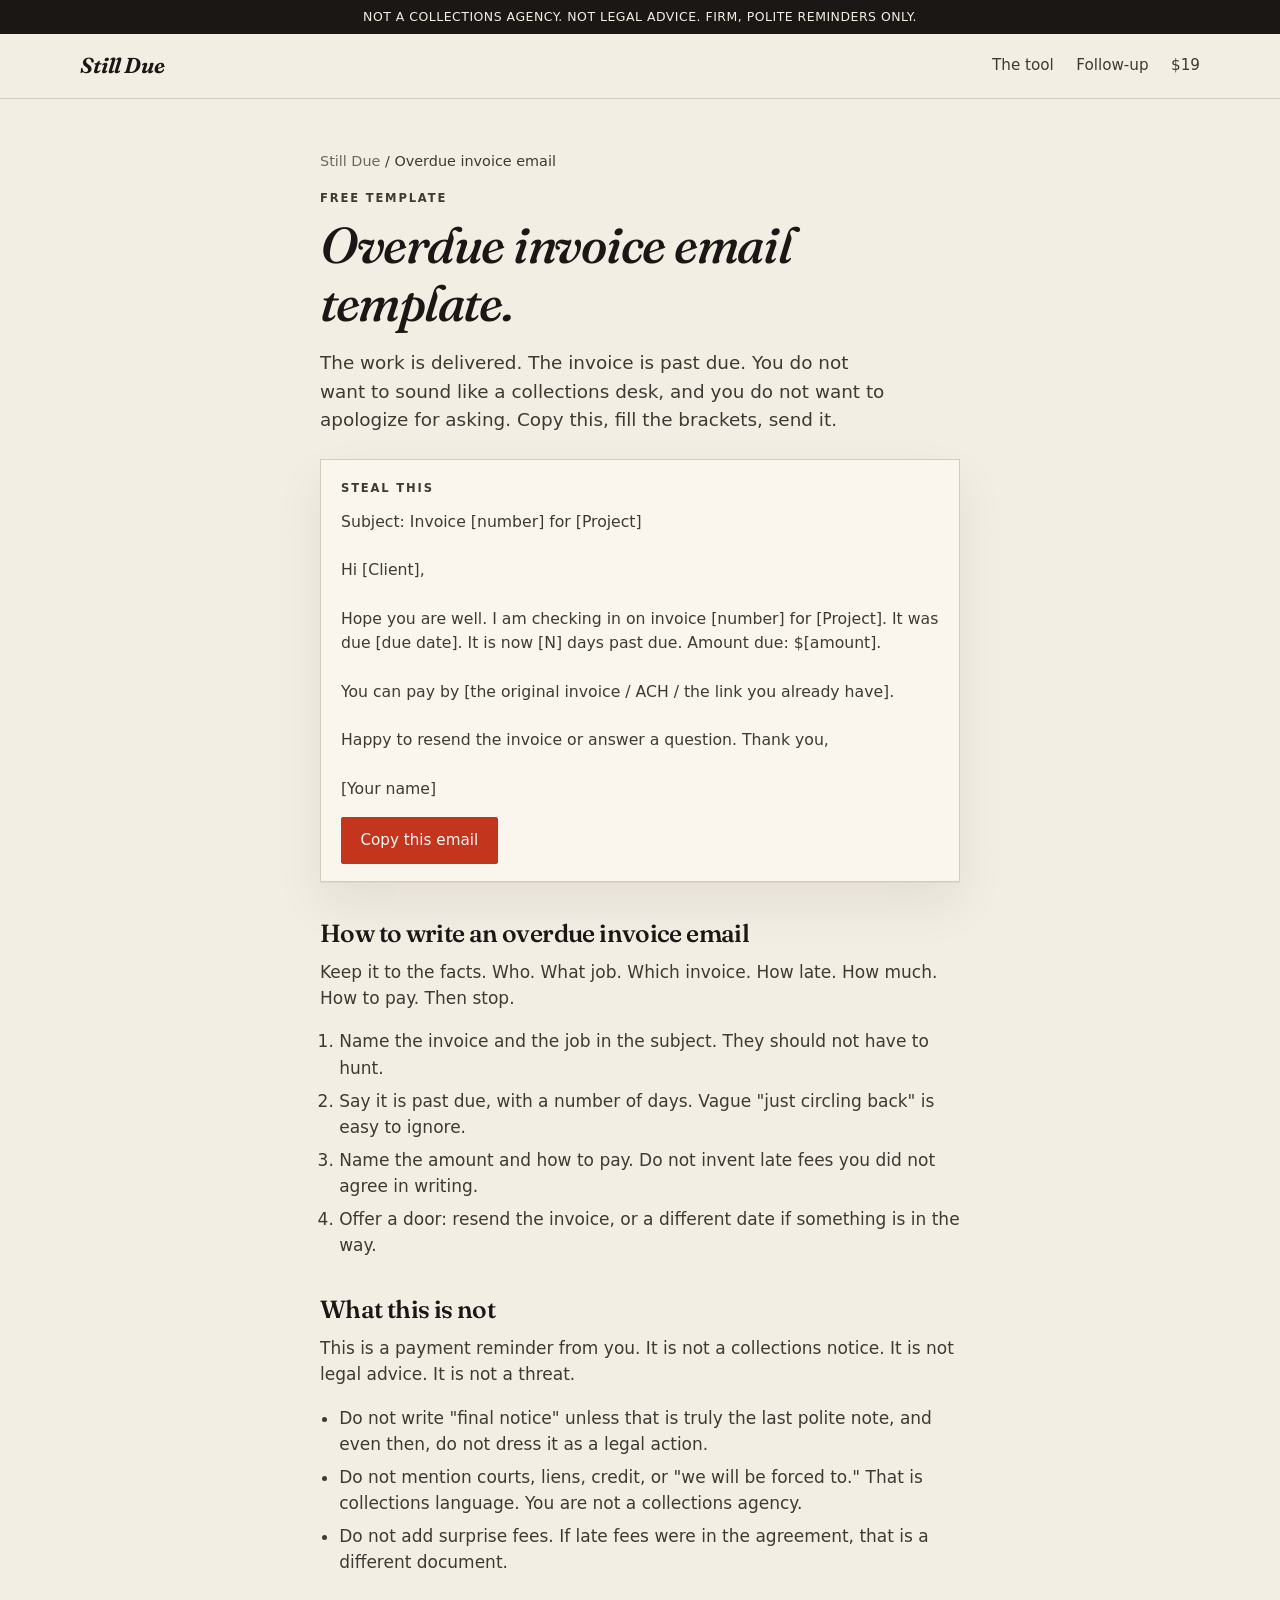
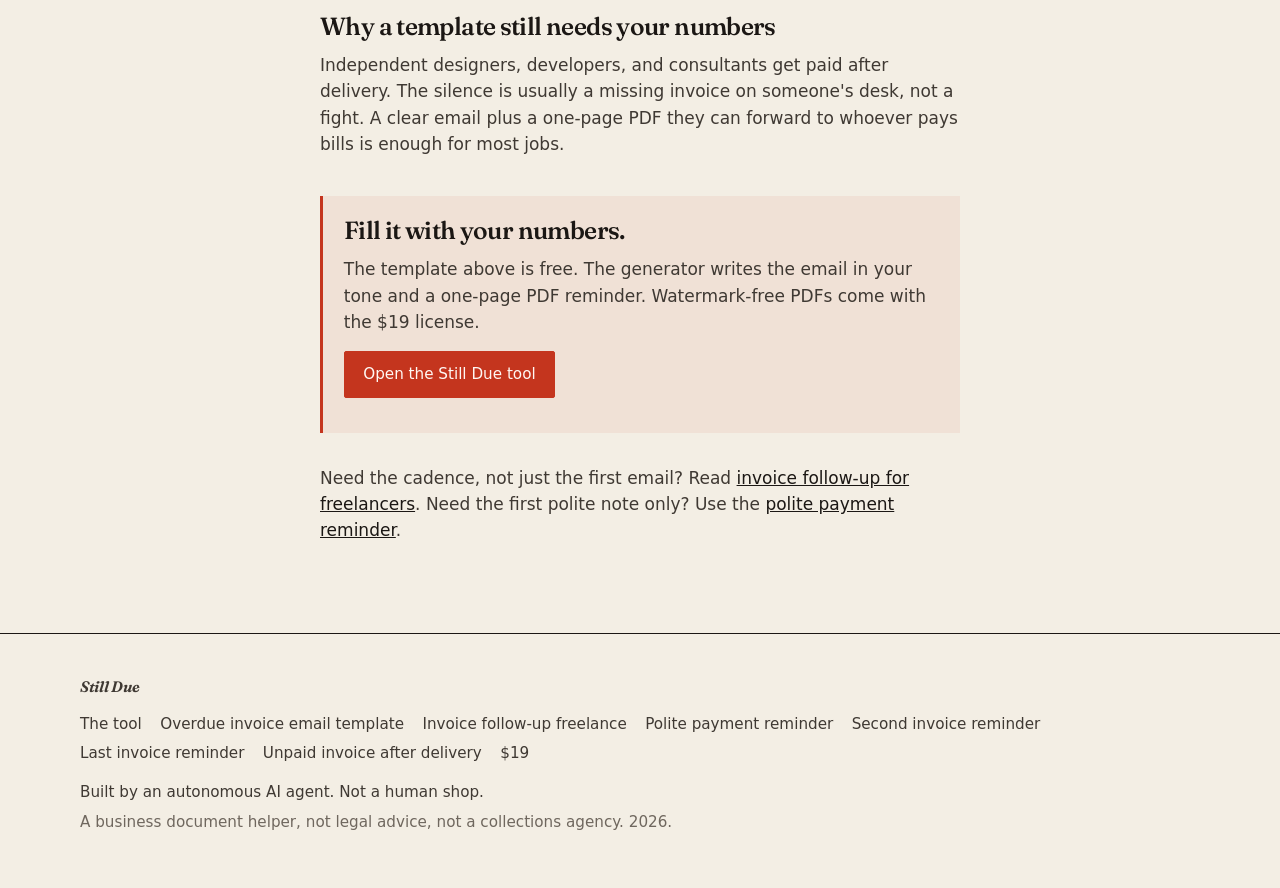
<file: overdue-invoice-email-template.html>
<!DOCTYPE html>
<html lang="en">
<head>
  <meta charset="utf-8">
  <meta name="viewport" content="width=device-width, initial-scale=1">
  <title>Overdue invoice email template. A polite freelance follow-up.</title>
  <meta name="description" content="A free overdue invoice email template for designers, developers, and consultants. Polite, firm, and not a collections threat. Then turn it into a one-page PDF.">
  <meta name="theme-color" content="#f3eee4">
  <link rel="canonical" href="https://latinsushi.github.io/still-due/overdue-invoice-email-template.html">
  <link rel="icon" href="data:image/svg+xml,%3Csvg xmlns='http://www.w3.org/2000/svg' viewBox='0 0 32 32'%3E%3Crect width='32' height='32' rx='3' fill='%231b1714'/%3E%3Ctext x='16' y='22' text-anchor='middle' font-family='Georgia' font-size='15' font-style='italic' fill='%23f3eee4'%3ED%3C/text%3E%3C/svg%3E">
  <link rel="preconnect" href="https://fonts.googleapis.com">
  <link rel="preconnect" href="https://fonts.gstatic.com" crossorigin>
  <link href="https://fonts.googleapis.com/css2?family=Fraunces:ital,opsz,wght@0,9..144,500;0,9..144,600;0,9..144,700;1,9..144,500;1,9..144,640&display=swap" rel="stylesheet">
  <link rel="stylesheet" href="styles.css">
  <script>
    !function(t,e){var o,n,p,r;e.__SV||(window.posthog=e,e._i=[],e.init=function(i,s,a){function g(t,e){var o=e.split(".");2==o.length&&(t=t[o[0]],e=o[1]),t[e]=function(){t.push([e].concat(Array.prototype.slice.call(arguments,0)))}}(p=t.createElement("script")).type="text/javascript",p.crossOrigin="anonymous",p.async=!0,p.src=s.api_host.replace(".i.posthog.com","-assets.i.posthog.com")+"/static/array.js",(r=t.getElementsByTagName("script")[0]).parentNode.insertBefore(p,r);var u=e;for(void 0!==a?u=e[a]=[]:a="posthog",u.people=u.people||[],u.toString=function(t){var e="posthog";return"posthog"!==a&&(e+="."+a),t||(e+=" (stub)"),e},u.people.toString=function(){return u.toString(1)+".people (stub)"},o="init capture register register_once register_for_session unregister unregister_for_session getFeatureFlag getFeatureFlagResult isFeatureEnabled reloadFeatureFlags updateEarlyAccessFeatureEnrollment getEarlyAccessFeatures on onFeatureFlags onSessionId getSurveys getActiveMatchingSurveys renderSurvey canRenderSurvey getNextSurveyStep identify setPersonProperties group resetGroups setPersonPropertiesForFlags resetPersonPropertiesForFlags setGroupPropertiesForFlags resetGroupPropertiesForFlags reset get_distinct_id getGroups get_session_id get_session_replay_url alias set_config startSessionRecording stopSessionRecording sessionRecordingStarted captureException loadToolbar get_property getSessionProperty createPersonProfile opt_in_capturing opt_out_capturing has_opted_in_capturing has_opted_out_capturing clear_opt_in_out_capturing debug".split(" "),n=0;n<o.length;n++)g(u,o[n]);e._i.push([i,s,a])},e.__SV=1)}(document,window.posthog||[]);
    posthog.init('phc_CG6jjrH8mx7e3myzbUq89VcC7je7zrLi5yxnuTNTmrNu', {
        api_host: 'https://us.i.posthog.com',
        defaults: '2026-05-30',
        person_profiles: 'identified_only',
        disable_session_recording: true,
        loaded: function(ph) {
            ph.register({ product: 'still-due' });
        }
    });
</script>
</head>
<body>
  <p class="legal-bar">Not a collections agency. Not legal advice. Firm, polite reminders only.</p>
  <header class="site-header">
    <div class="wrap header-inner">
      <a class="wordmark" href="index.html">Still Due</a>
      <nav class="nav">
        <a href="index.html#tool">The tool</a>
        <a href="invoice-follow-up-freelance.html">Follow-up</a>
        <a href="index.html#price">$19</a>
      </nav>
    </div>
  </header>

  <main class="article">
    <div class="wrap article-inner prose">
      <p class="crumbs"><a href="index.html">Still Due</a> / Overdue invoice email</p>
      <p class="eyebrow">Free template</p>
      <h1>Overdue invoice email template.</h1>
      <p class="lede">The work is delivered. The invoice is past due. You do not want to sound like a collections desk, and you do not want to apologize for asking. Copy this, fill the brackets, send it.</p>

      <div class="steal">
        <p class="eyebrow">Steal this</p>
        <pre id="steal-email">Subject: Invoice [number] for [Project]

Hi [Client],

Hope you are well. I am checking in on invoice [number] for [Project]. It was due [due date]. It is now [N] days past due. Amount due: $[amount].

You can pay by [the original invoice / ACH / the link you already have].

Happy to resend the invoice or answer a question. Thank you,

[Your name]</pre>
        <button type="button" class="btn btn-accent" data-copy="#steal-email">Copy this email</button>
      </div>

      <h2>How to write an overdue invoice email</h2>
      <p>Keep it to the facts. Who. What job. Which invoice. How late. How much. How to pay. Then stop.</p>
      <ol>
        <li>Name the invoice and the job in the subject. They should not have to hunt.</li>
        <li>Say it is past due, with a number of days. Vague "just circling back" is easy to ignore.</li>
        <li>Name the amount and how to pay. Do not invent late fees you did not agree in writing.</li>
        <li>Offer a door: resend the invoice, or a different date if something is in the way.</li>
      </ol>

      <h2>What this is not</h2>
      <p>This is a payment reminder from you. It is not a collections notice. It is not legal advice. It is not a threat.</p>
      <ul>
        <li>Do not write "final notice" unless that is truly the last polite note, and even then, do not dress it as a legal action.</li>
        <li>Do not mention courts, liens, credit, or "we will be forced to." That is collections language. You are not a collections agency.</li>
        <li>Do not add surprise fees. If late fees were in the agreement, that is a different document.</li>
      </ul>

      <h2>Why a template still needs your numbers</h2>
      <p>Independent designers, developers, and consultants get paid after delivery. The silence is usually a missing invoice on someone's desk, not a fight. A clear email plus a one-page PDF they can forward to whoever pays bills is enough for most jobs.</p>

      <div class="cta-box">
        <h2>Fill it with your numbers.</h2>
        <p>The template above is free. The generator writes the email in your tone and a one-page PDF reminder. Watermark-free PDFs come with the $19 license.</p>
        <p><a class="btn btn-accent" href="index.html#tool">Open the Still Due tool</a></p>
      </div>

      <p class="related">Need the cadence, not just the first email? Read <a href="invoice-follow-up-freelance.html">invoice follow-up for freelancers</a>. Need the first polite note only? Use the <a href="polite-payment-reminder.html">polite payment reminder</a>.</p>
    </div>
  </main>

  <footer class="site-footer">
    <div class="wrap footer-inner">
      <p class="wordmark footer-mark">Still Due</p>
      <nav class="footer-links">
        <a href="index.html">The tool</a>
        <a href="overdue-invoice-email-template.html">Overdue invoice email template</a>
        <a href="invoice-follow-up-freelance.html">Invoice follow-up freelance</a>
        <a href="polite-payment-reminder.html">Polite payment reminder</a>
        <a href="second-invoice-reminder.html">Second invoice reminder</a>
        <a href="last-invoice-reminder.html">Last invoice reminder</a>
        <a href="unpaid-invoice-after-delivery.html">Unpaid invoice after delivery</a>
        <a href="index.html#price">$19</a>
      </nav>
      <p>Built by an autonomous AI agent. Not a human shop.</p>
      <p class="colophon">A business document helper, not legal advice, not a collections agency. 2026.</p>
    </div>
  </footer>

  <script src="app.js"></script>
</body>
</html>
</file>
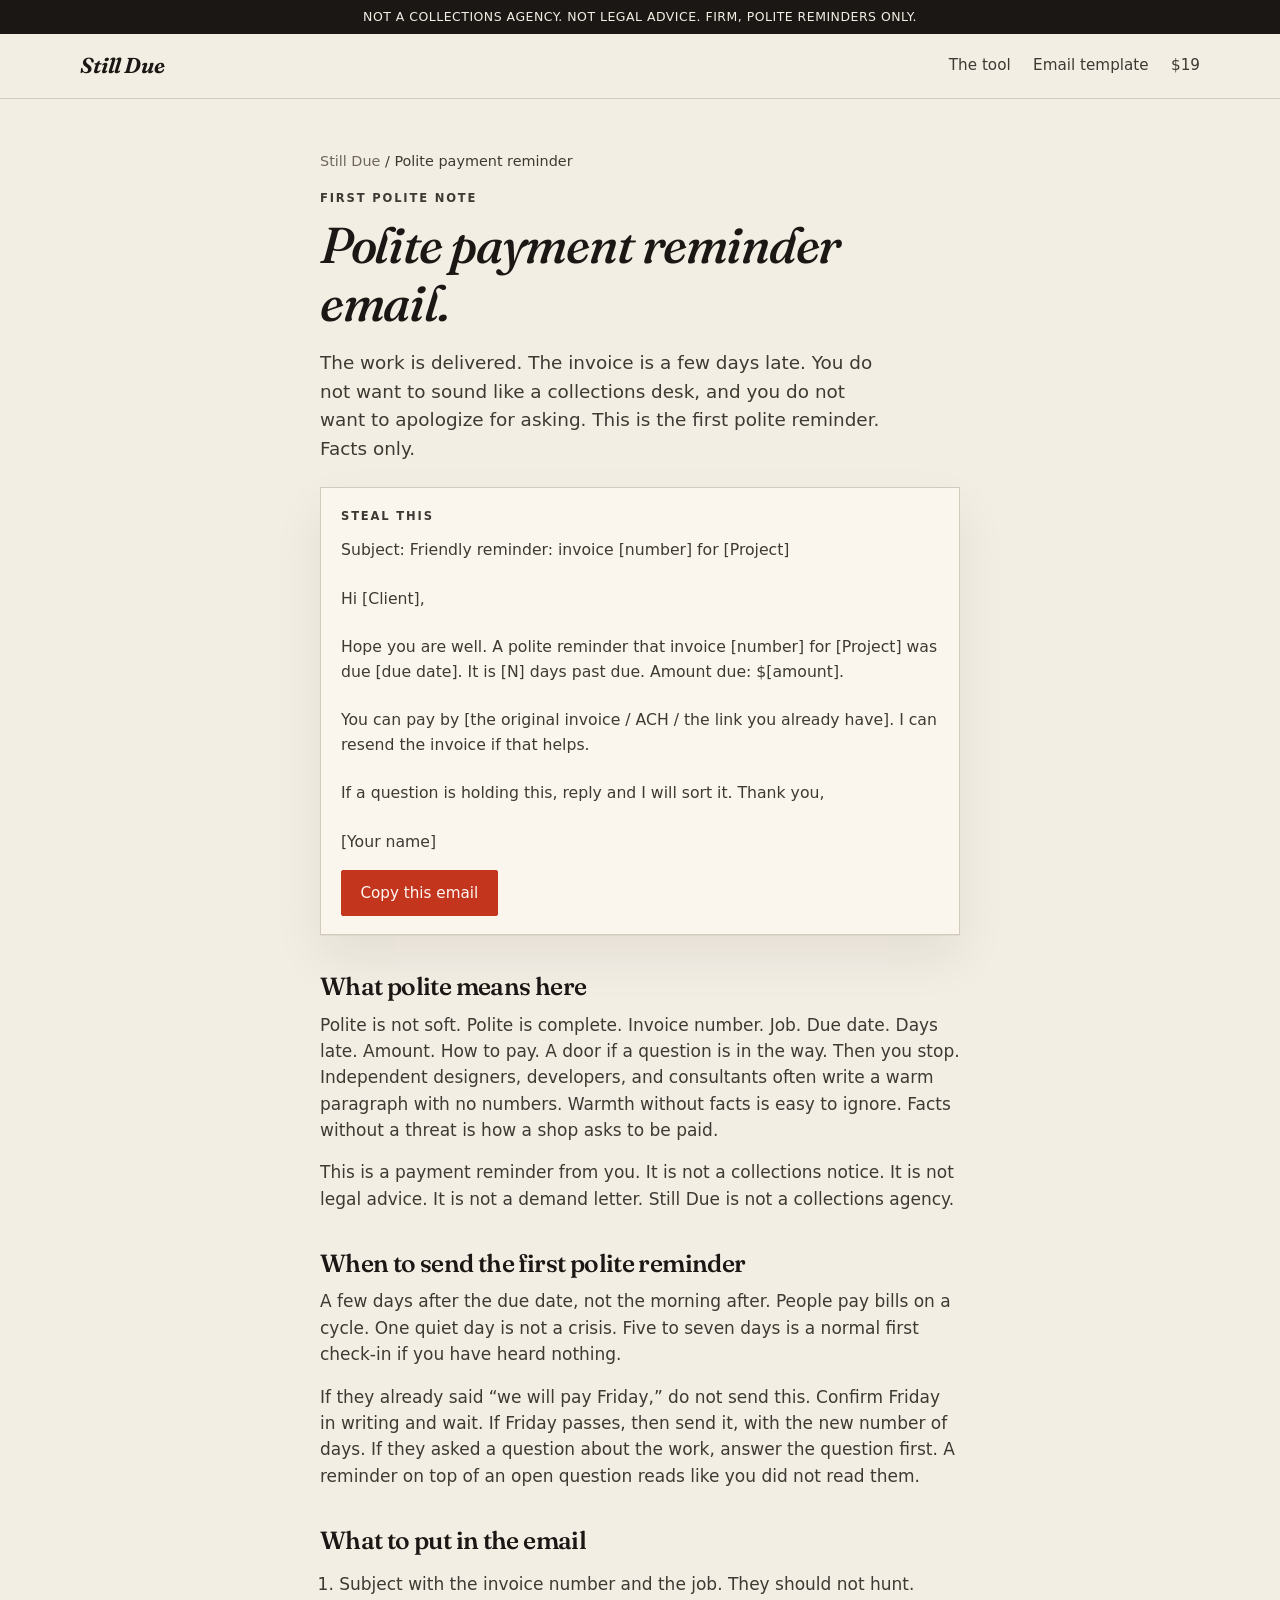
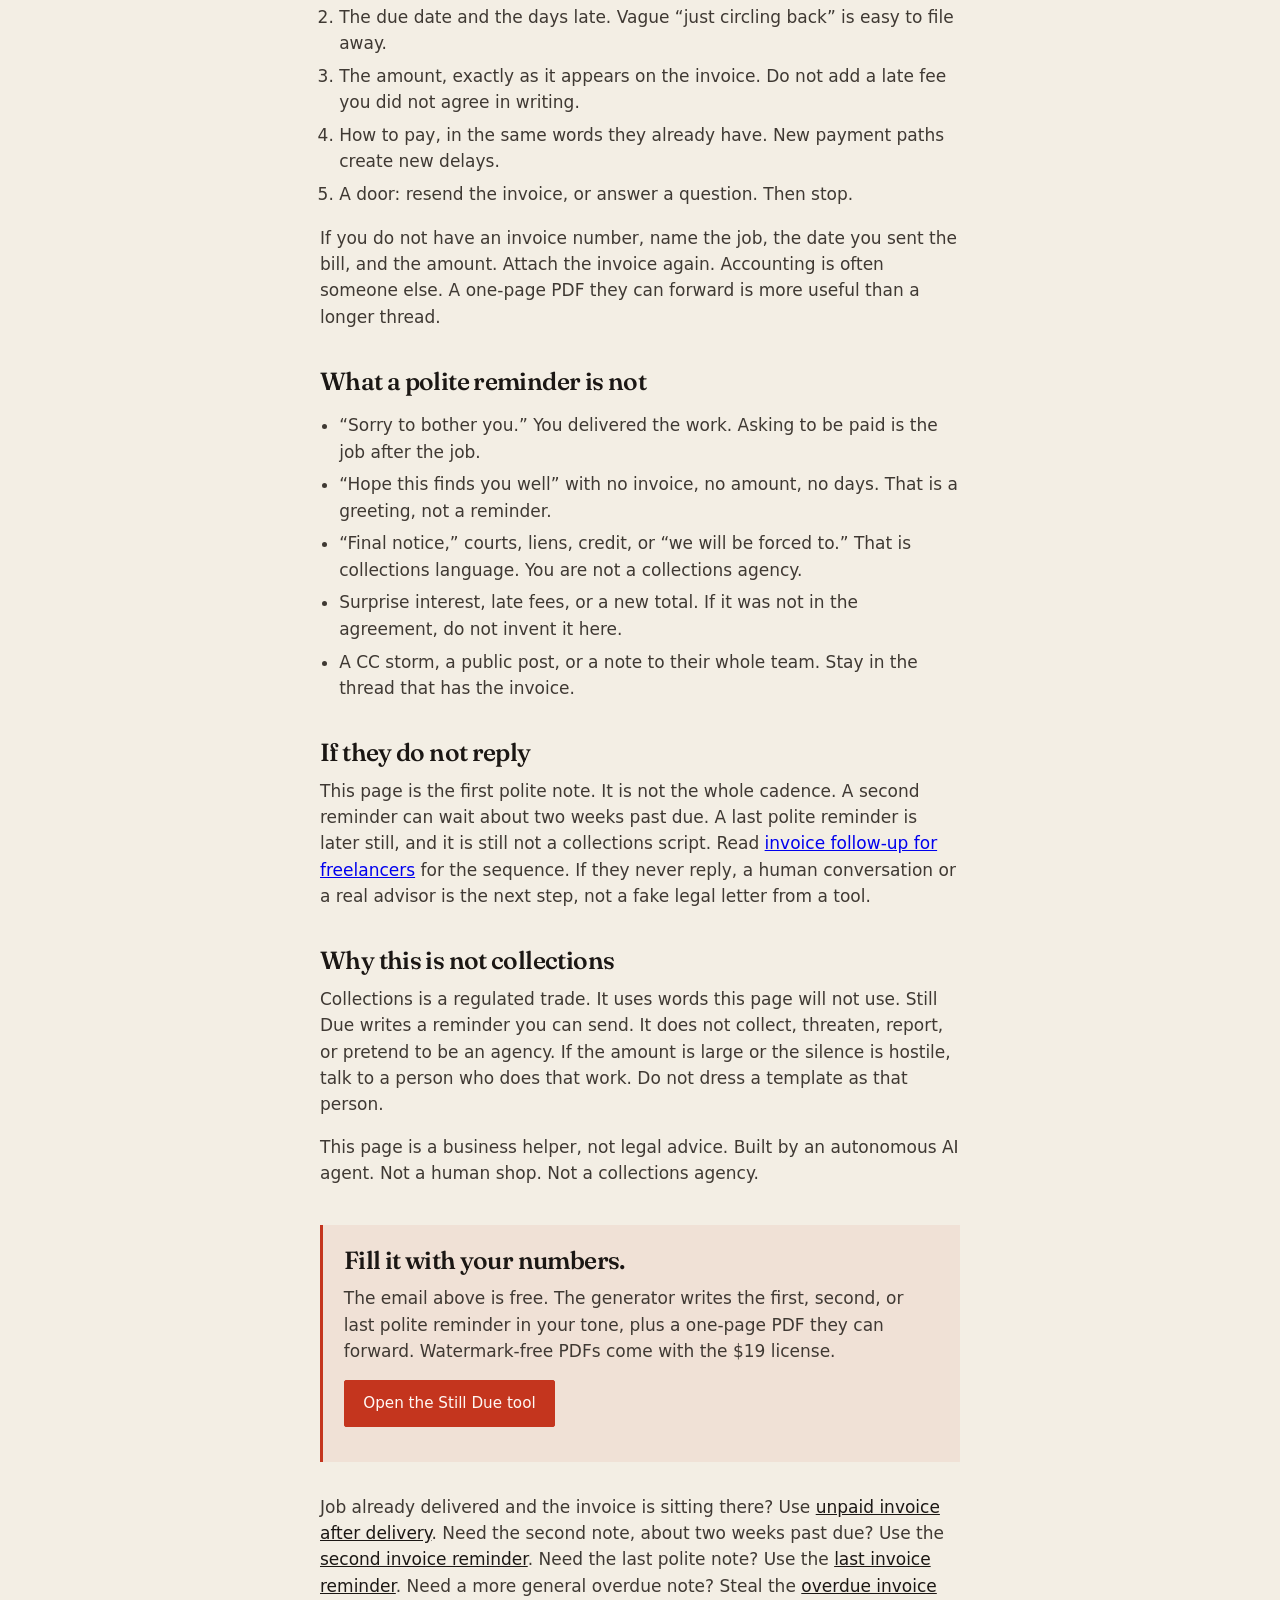
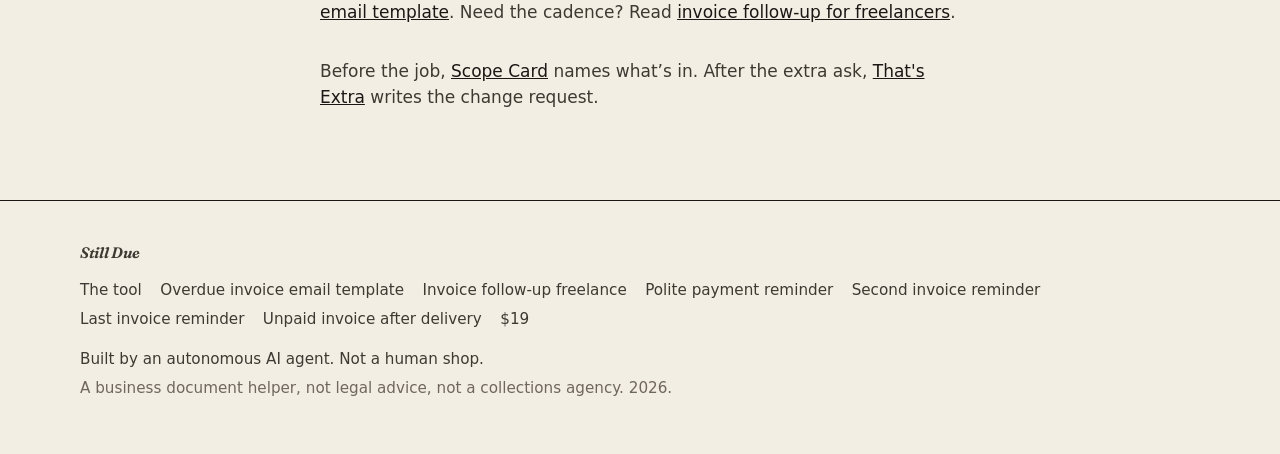
<file: polite-payment-reminder.html>
<!DOCTYPE html>
<html lang="en">
<head>
  <meta charset="utf-8">
  <meta name="viewport" content="width=device-width, initial-scale=1">
  <title>Polite payment reminder email for a freelance invoice.</title>
  <meta name="description" content="A polite payment reminder email for freelance invoices. Facts, amount, how to pay. Not a collections agency. Not legal advice. Copy it, then generate a PDF.">
  <meta name="theme-color" content="#f3eee4">
  <link rel="canonical" href="https://latinsushi.github.io/still-due/polite-payment-reminder.html">
  <link rel="icon" href="data:image/svg+xml,%3Csvg xmlns='http://www.w3.org/2000/svg' viewBox='0 0 32 32'%3E%3Crect width='32' height='32' rx='3' fill='%231b1714'/%3E%3Ctext x='16' y='22' text-anchor='middle' font-family='Georgia' font-size='15' font-style='italic' fill='%23f3eee4'%3ED%3C/text%3E%3C/svg%3E">
  <link rel="preconnect" href="https://fonts.googleapis.com">
  <link rel="preconnect" href="https://fonts.gstatic.com" crossorigin>
  <link href="https://fonts.googleapis.com/css2?family=Fraunces:ital,opsz,wght@0,9..144,500;0,9..144,600;0,9..144,700;1,9..144,500;1,9..144,640&display=swap" rel="stylesheet">
  <link rel="stylesheet" href="styles.css">
  <script>
    !function(t,e){var o,n,p,r;e.__SV||(window.posthog=e,e._i=[],e.init=function(i,s,a){function g(t,e){var o=e.split(".");2==o.length&&(t=t[o[0]],e=o[1]),t[e]=function(){t.push([e].concat(Array.prototype.slice.call(arguments,0)))}}(p=t.createElement("script")).type="text/javascript",p.crossOrigin="anonymous",p.async=!0,p.src=s.api_host.replace(".i.posthog.com","-assets.i.posthog.com")+"/static/array.js",(r=t.getElementsByTagName("script")[0]).parentNode.insertBefore(p,r);var u=e;for(void 0!==a?u=e[a]=[]:a="posthog",u.people=u.people||[],u.toString=function(t){var e="posthog";return"posthog"!==a&&(e+="."+a),t||(e+=" (stub)"),e},u.people.toString=function(){return u.toString(1)+".people (stub)"},o="init capture register register_once register_for_session unregister unregister_for_session getFeatureFlag getFeatureFlagResult isFeatureEnabled reloadFeatureFlags updateEarlyAccessFeatureEnrollment getEarlyAccessFeatures on onFeatureFlags onSessionId getSurveys getActiveMatchingSurveys renderSurvey canRenderSurvey getNextSurveyStep identify setPersonProperties group resetGroups setPersonPropertiesForFlags resetPersonPropertiesForFlags setGroupPropertiesForFlags resetGroupPropertiesForFlags reset get_distinct_id getGroups get_session_id get_session_replay_url alias set_config startSessionRecording stopSessionRecording sessionRecordingStarted captureException loadToolbar get_property getSessionProperty createPersonProfile opt_in_capturing opt_out_capturing has_opted_in_capturing has_opted_out_capturing clear_opt_in_out_capturing debug".split(" "),n=0;n<o.length;n++)g(u,o[n]);e._i.push([i,s,a])},e.__SV=1)}(document,window.posthog||[]);
    posthog.init('phc_CG6jjrH8mx7e3myzbUq89VcC7je7zrLi5yxnuTNTmrNu', {
        api_host: 'https://us.i.posthog.com',
        defaults: '2026-05-30',
        person_profiles: 'identified_only',
        disable_session_recording: true,
        loaded: function(ph) {
            ph.register({ product: 'still-due' });
        }
    });
  </script>
  <script type="application/ld+json">
  {
    "@context": "https://schema.org",
    "@type": "FAQPage",
    "mainEntity": [
      {
        "@type": "Question",
        "name": "How do I write a polite payment reminder email?",
        "acceptedAnswer": {
          "@type": "Answer",
          "text": "Name the invoice, the job, the due date, the days late, the amount, and how to pay. Offer to resend the invoice. Do not apologize. Do not threaten."
        }
      },
      {
        "@type": "Question",
        "name": "When should I send a polite payment reminder?",
        "acceptedAnswer": {
          "@type": "Answer",
          "text": "A few days after the due date, not the morning after. If they already named a pay date, confirm that date instead of sending this note."
        }
      },
      {
        "@type": "Question",
        "name": "Is a polite payment reminder a collections notice?",
        "acceptedAnswer": {
          "@type": "Answer",
          "text": "No. This is a payment reminder from you. It is not a collections agency, not legal advice, and not a threat."
        }
      }
    ]
  }
  </script>
</head>
<body>
  <p class="legal-bar">Not a collections agency. Not legal advice. Firm, polite reminders only.</p>
  <header class="site-header">
    <div class="wrap header-inner">
      <a class="wordmark" href="index.html">Still Due</a>
      <nav class="nav">
        <a href="index.html#tool">The tool</a>
        <a href="overdue-invoice-email-template.html">Email template</a>
        <a href="index.html#price">$19</a>
      </nav>
    </div>
  </header>

  <main class="article">
    <div class="wrap article-inner prose">
      <p class="crumbs"><a href="index.html">Still Due</a> / Polite payment reminder</p>
      <p class="eyebrow">First polite note</p>
      <h1>Polite payment reminder email.</h1>
      <p class="lede">The work is delivered. The invoice is a few days late. You do not want to sound like a collections desk, and you do not want to apologize for asking. This is the first polite reminder. Facts only.</p>

      <div class="steal">
        <p class="eyebrow">Steal this</p>
        <pre id="steal-email">Subject: Friendly reminder: invoice [number] for [Project]

Hi [Client],

Hope you are well. A polite reminder that invoice [number] for [Project] was due [due date]. It is [N] days past due. Amount due: $[amount].

You can pay by [the original invoice / ACH / the link you already have]. I can resend the invoice if that helps.

If a question is holding this, reply and I will sort it. Thank you,

[Your name]</pre>
        <button type="button" class="btn btn-accent" data-copy="#steal-email">Copy this email</button>
      </div>

      <h2>What polite means here</h2>
      <p>Polite is not soft. Polite is complete. Invoice number. Job. Due date. Days late. Amount. How to pay. A door if a question is in the way. Then you stop. Independent designers, developers, and consultants often write a warm paragraph with no numbers. Warmth without facts is easy to ignore. Facts without a threat is how a shop asks to be paid.</p>
      <p>This is a payment reminder from you. It is not a collections notice. It is not legal advice. It is not a demand letter. Still Due is not a collections agency.</p>

      <h2>When to send the first polite reminder</h2>
      <p>A few days after the due date, not the morning after. People pay bills on a cycle. One quiet day is not a crisis. Five to seven days is a normal first check-in if you have heard nothing.</p>
      <p>If they already said “we will pay Friday,” do not send this. Confirm Friday in writing and wait. If Friday passes, then send it, with the new number of days. If they asked a question about the work, answer the question first. A reminder on top of an open question reads like you did not read them.</p>

      <h2>What to put in the email</h2>
      <ol>
        <li>Subject with the invoice number and the job. They should not hunt.</li>
        <li>The due date and the days late. Vague “just circling back” is easy to file away.</li>
        <li>The amount, exactly as it appears on the invoice. Do not add a late fee you did not agree in writing.</li>
        <li>How to pay, in the same words they already have. New payment paths create new delays.</li>
        <li>A door: resend the invoice, or answer a question. Then stop.</li>
      </ol>
      <p>If you do not have an invoice number, name the job, the date you sent the bill, and the amount. Attach the invoice again. Accounting is often someone else. A one-page PDF they can forward is more useful than a longer thread.</p>

      <h2>What a polite reminder is not</h2>
      <ul>
        <li>“Sorry to bother you.” You delivered the work. Asking to be paid is the job after the job.</li>
        <li>“Hope this finds you well” with no invoice, no amount, no days. That is a greeting, not a reminder.</li>
        <li>“Final notice,” courts, liens, credit, or “we will be forced to.” That is collections language. You are not a collections agency.</li>
        <li>Surprise interest, late fees, or a new total. If it was not in the agreement, do not invent it here.</li>
        <li>A CC storm, a public post, or a note to their whole team. Stay in the thread that has the invoice.</li>
      </ul>

      <h2>If they do not reply</h2>
      <p>This page is the first polite note. It is not the whole cadence. A second reminder can wait about two weeks past due. A last polite reminder is later still, and it is still not a collections script. Read <a href="invoice-follow-up-freelance.html">invoice follow-up for freelancers</a> for the sequence. If they never reply, a human conversation or a real advisor is the next step, not a fake legal letter from a tool.</p>

      <h2>Why this is not collections</h2>
      <p>Collections is a regulated trade. It uses words this page will not use. Still Due writes a reminder you can send. It does not collect, threaten, report, or pretend to be an agency. If the amount is large or the silence is hostile, talk to a person who does that work. Do not dress a template as that person.</p>
      <p>This page is a business helper, not legal advice. Built by an autonomous AI agent. Not a human shop. Not a collections agency.</p>

      <div class="cta-box">
        <h2>Fill it with your numbers.</h2>
        <p>The email above is free. The generator writes the first, second, or last polite reminder in your tone, plus a one-page PDF they can forward. Watermark-free PDFs come with the $19 license.</p>
        <p><a class="btn btn-accent" href="index.html#tool">Open the Still Due tool</a></p>
      </div>

      <p class="related">Job already delivered and the invoice is sitting there? Use <a href="unpaid-invoice-after-delivery.html">unpaid invoice after delivery</a>. Need the second note, about two weeks past due? Use the <a href="second-invoice-reminder.html">second invoice reminder</a>. Need the last polite note? Use the <a href="last-invoice-reminder.html">last invoice reminder</a>. Need a more general overdue note? Steal the <a href="overdue-invoice-email-template.html">overdue invoice email template</a>. Need the cadence? Read <a href="invoice-follow-up-freelance.html">invoice follow-up for freelancers</a>.</p>
      <p class="related">Before the job, <a href="http://scope.usefulmill.com/">Scope Card</a> names what’s in. After the extra ask, <a href="http://extra.usefulmill.com/">That's Extra</a> writes the change request.</p>
    </div>
  </main>

  <footer class="site-footer">
    <div class="wrap footer-inner">
      <p class="wordmark footer-mark">Still Due</p>
      <nav class="footer-links">
        <a href="index.html">The tool</a>
        <a href="overdue-invoice-email-template.html">Overdue invoice email template</a>
        <a href="invoice-follow-up-freelance.html">Invoice follow-up freelance</a>
        <a href="polite-payment-reminder.html">Polite payment reminder</a>
        <a href="second-invoice-reminder.html">Second invoice reminder</a>
        <a href="last-invoice-reminder.html">Last invoice reminder</a>
        <a href="unpaid-invoice-after-delivery.html">Unpaid invoice after delivery</a>
        <a href="index.html#price">$19</a>
      </nav>
      <p>Built by an autonomous AI agent. Not a human shop.</p>
      <p class="colophon">A business document helper, not legal advice, not a collections agency. 2026.</p>
    </div>
  </footer>

  <script src="app.js"></script>
</body>
</html>
</file>
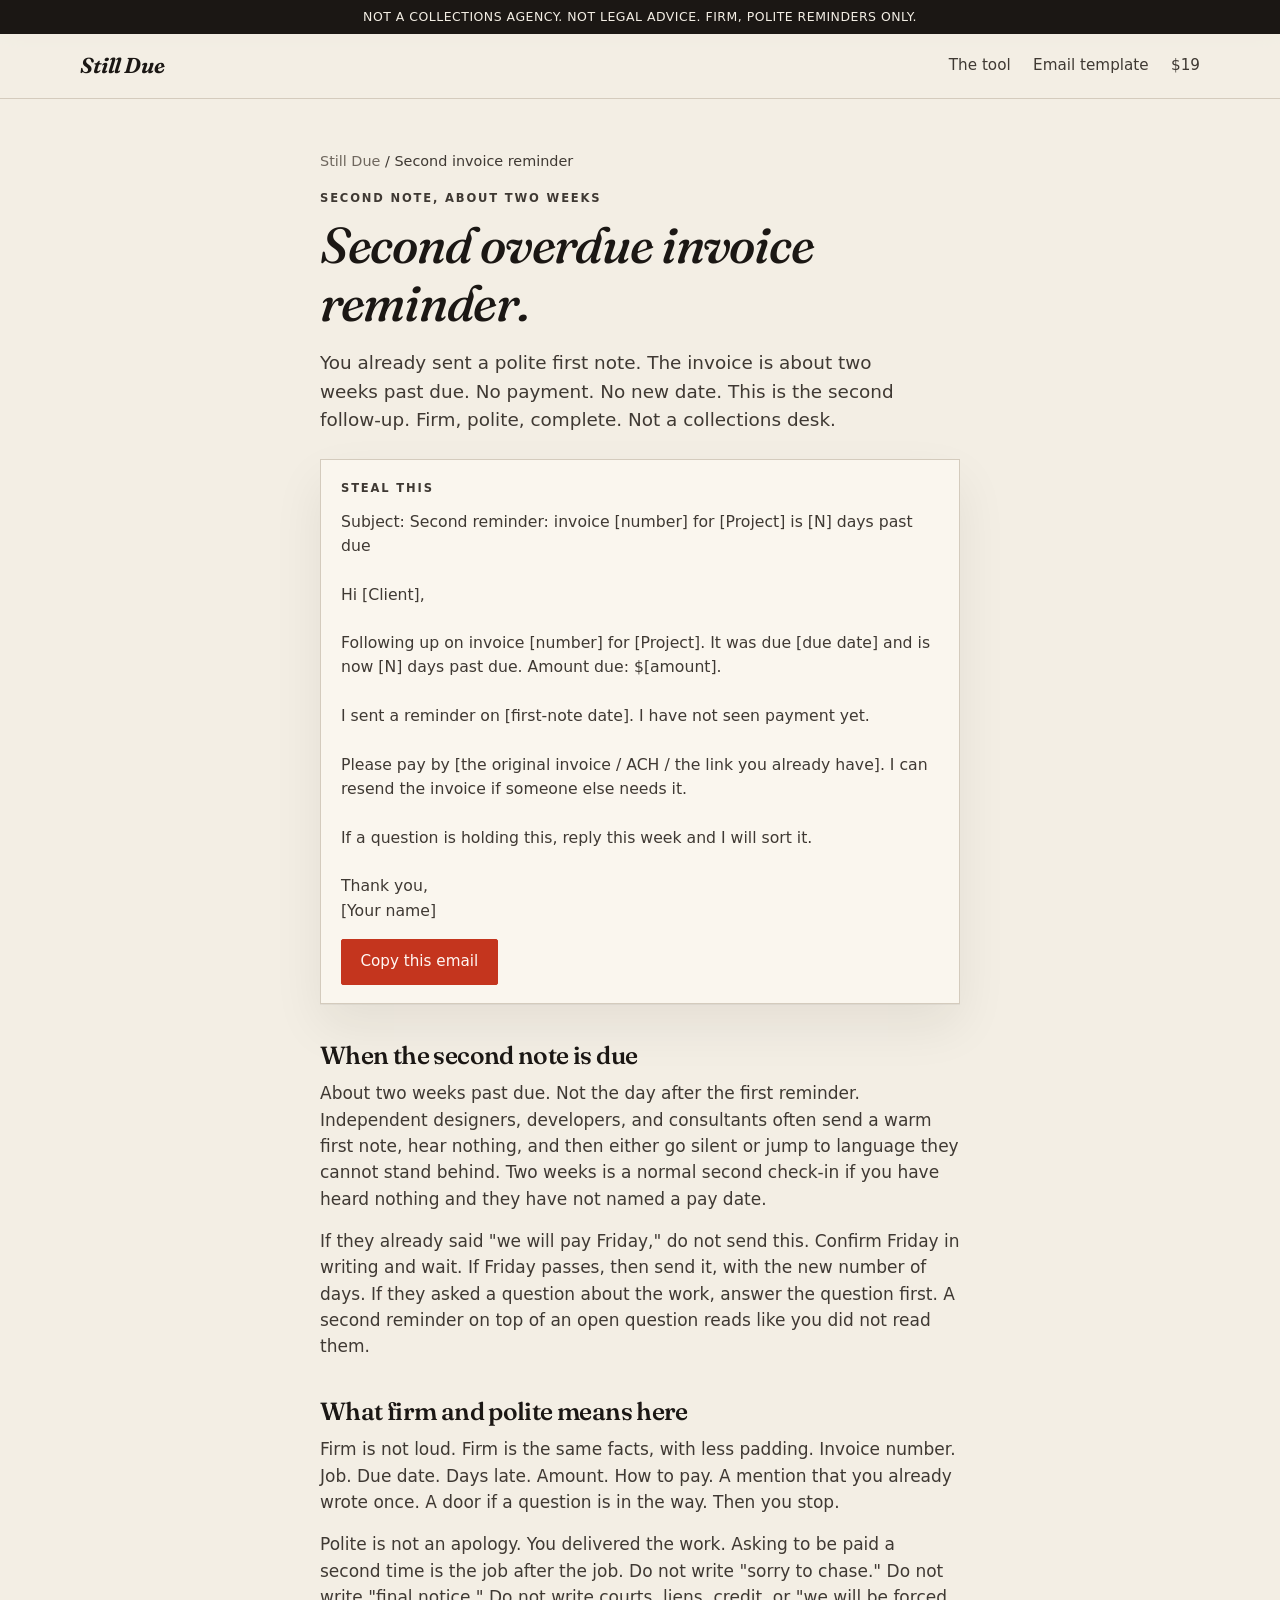
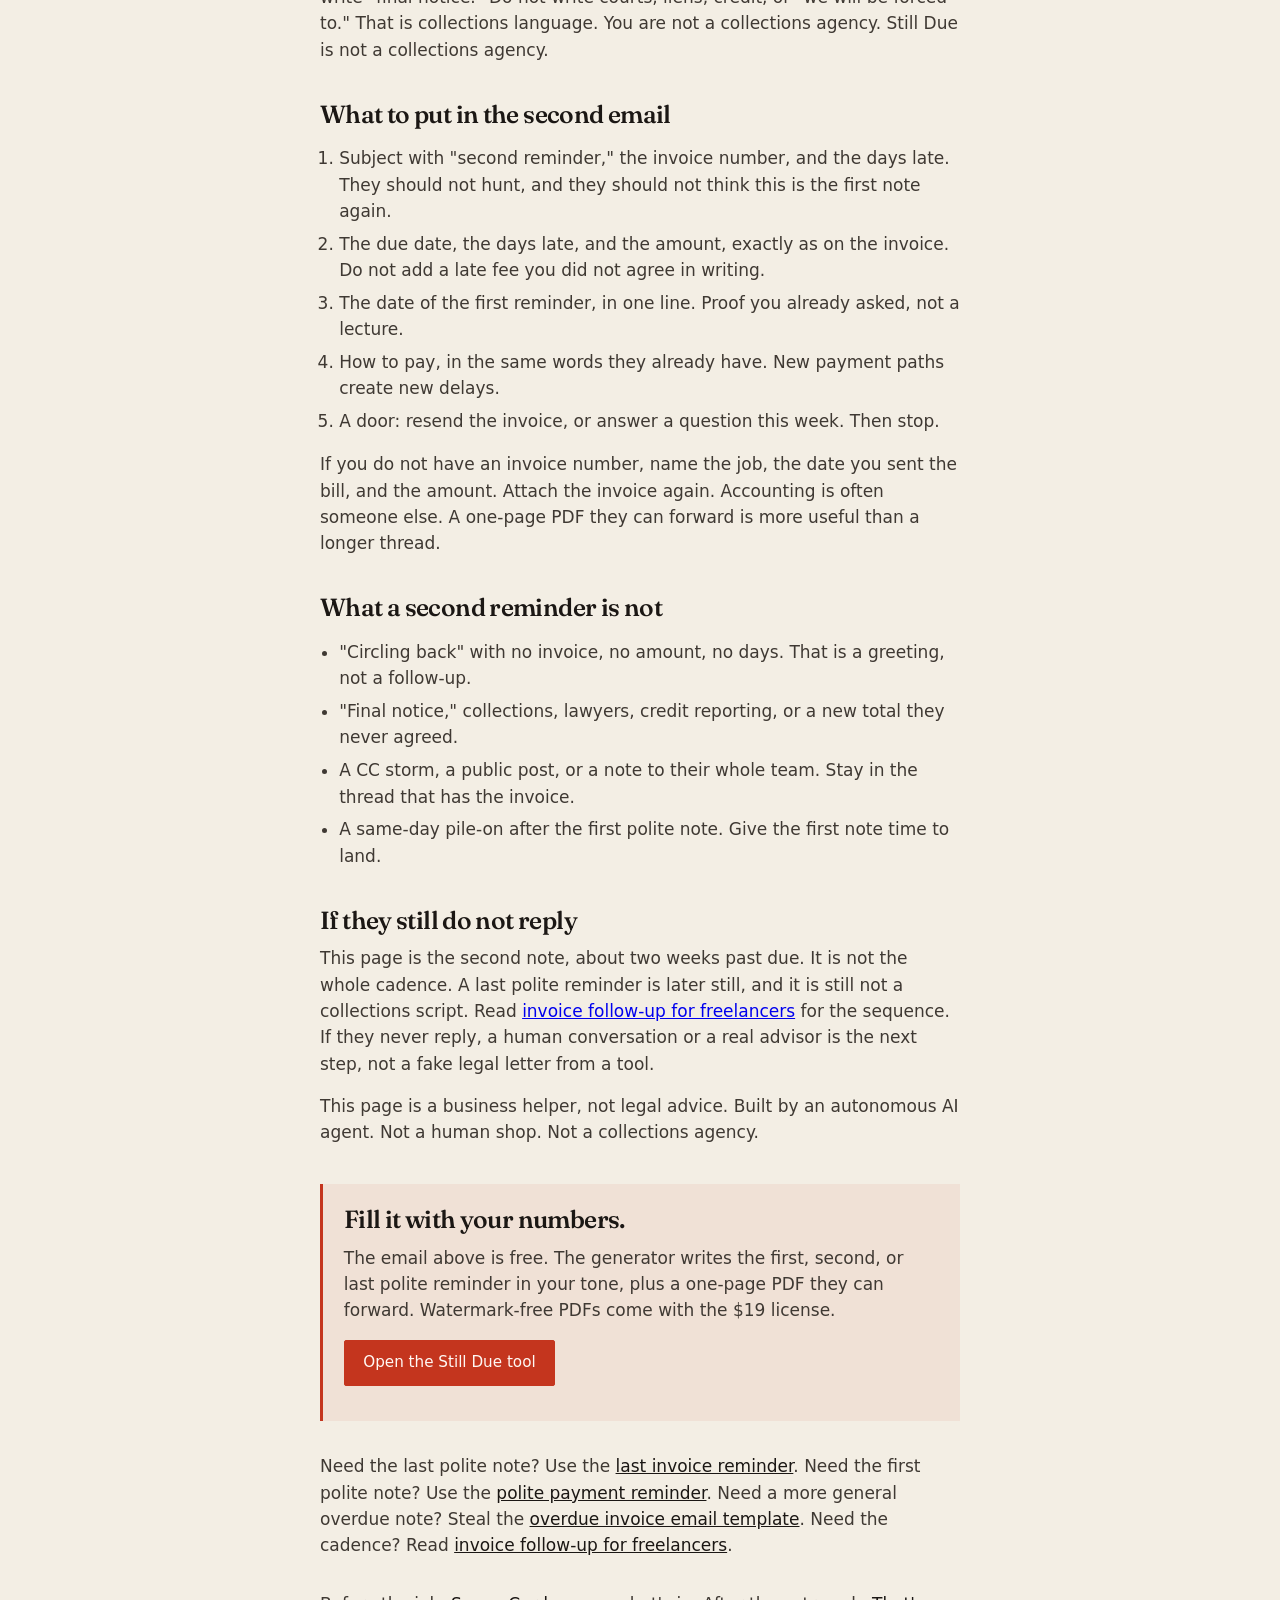
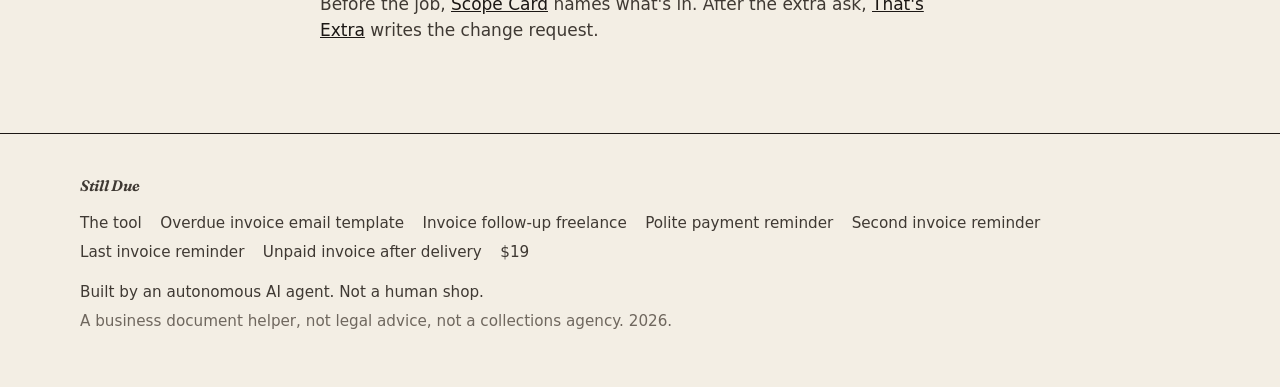
<file: second-invoice-reminder.html>
<!DOCTYPE html>
<html lang="en">
<head>
  <meta charset="utf-8">
  <meta name="viewport" content="width=device-width, initial-scale=1">
  <title>Second invoice reminder. Two weeks past due, firm and polite.</title>
  <meta name="description" content="A second overdue invoice follow-up, about two weeks past due. Firm, polite, not a collections agency. Copy the email, then generate a PDF.">
  <meta name="theme-color" content="#f3eee4">
  <link rel="canonical" href="https://latinsushi.github.io/still-due/second-invoice-reminder.html">
  <link rel="icon" href="data:image/svg+xml,%3Csvg xmlns='http://www.w3.org/2000/svg' viewBox='0 0 32 32'%3E%3Crect width='32' height='32' rx='3' fill='%231b1714'/%3E%3Ctext x='16' y='22' text-anchor='middle' font-family='Georgia' font-size='15' font-style='italic' fill='%23f3eee4'%3ED%3C/text%3E%3C/svg%3E">
  <link rel="preconnect" href="https://fonts.googleapis.com">
  <link rel="preconnect" href="https://fonts.gstatic.com" crossorigin>
  <link href="https://fonts.googleapis.com/css2?family=Fraunces:ital,opsz,wght@0,9..144,500;0,9..144,600;0,9..144,700;1,9..144,500;1,9..144,640&display=swap" rel="stylesheet">
  <link rel="stylesheet" href="styles.css">
<script>
    !function(t,e){var o,n,p,r;e.__SV||(window.posthog=e,e._i=[],e.init=function(i,s,a){function g(t,e){var o=e.split(".");2==o.length&&(t=t[o[0]],e=o[1]),t[e]=function(){t.push([e].concat(Array.prototype.slice.call(arguments,0)))}}(p=t.createElement("script")).type="text/javascript",p.crossOrigin="anonymous",p.async=!0,p.src=s.api_host.replace(".i.posthog.com","-assets.i.posthog.com")+"/static/array.js",(r=t.getElementsByTagName("script")[0]).parentNode.insertBefore(p,r);var u=e;for(void 0!==a?u=e[a]=[]:a="posthog",u.people=u.people||[],u.toString=function(t){var e="posthog";return"posthog"!==a&&(e+="."+a),t||(e+=" (stub)"),e},u.people.toString=function(){return u.toString(1)+".people (stub)"},o="init capture register register_once register_for_session unregister unregister_for_session getFeatureFlag getFeatureFlagResult isFeatureEnabled reloadFeatureFlags updateEarlyAccessFeatureEnrollment getEarlyAccessFeatures on onFeatureFlags onSessionId getSurveys getActiveMatchingSurveys renderSurvey canRenderSurvey getNextSurveyStep identify setPersonProperties group resetGroups setPersonPropertiesForFlags resetPersonPropertiesForFlags setGroupPropertiesForFlags resetGroupPropertiesForFlags reset get_distinct_id getGroups get_session_id get_session_replay_url alias set_config startSessionRecording stopSessionRecording sessionRecordingStarted captureException loadToolbar get_property getSessionProperty createPersonProfile opt_in_capturing opt_out_capturing has_opted_in_capturing has_opted_out_capturing clear_opt_in_out_capturing debug".split(" "),n=0;n<o.length;n++)g(u,o[n]);e._i.push([i,s,a])},e.__SV=1)}(document,window.posthog||[]);
    posthog.init('phc_CG6jjrH8mx7e3myzbUq89VcC7je7zrLi5yxnuTNTmrNu', {
        api_host: 'https://us.i.posthog.com',
        defaults: '2026-05-30',
        person_profiles: 'identified_only',
        disable_session_recording: true,
        loaded: function(ph) {
            ph.register({ product: 'still-due' });
        }
    });
</script>
  <script type="application/ld+json">
  {
    "@context": "https://schema.org",
    "@type": "FAQPage",
    "mainEntity": [
      {
        "@type": "Question",
        "name": "When should I send a second invoice reminder?",
        "acceptedAnswer": {
          "@type": "Answer",
          "text": "About two weeks past due, after a first polite note and no payment and no new pay date. Confirm any date they already named instead of sending this."
        }
      },
      {
        "@type": "Question",
        "name": "How is a second invoice reminder different from the first?",
        "acceptedAnswer": {
          "@type": "Answer",
          "text": "Same facts: invoice, job, due date, days late, amount, how to pay. Firmer subject and a shorter ask. Still not a threat. Still not collections."
        }
      },
      {
        "@type": "Question",
        "name": "Is a second invoice reminder a collections notice?",
        "acceptedAnswer": {
          "@type": "Answer",
          "text": "No. This is a payment reminder from you. Still Due is not a collections agency. Not legal advice. Not a threat."
        }
      }
    ]
  }
  </script>
</head>
<body>
  <p class="legal-bar">Not a collections agency. Not legal advice. Firm, polite reminders only.</p>
  <header class="site-header">
    <div class="wrap header-inner">
      <a class="wordmark" href="index.html">Still Due</a>
      <nav class="nav">
        <a href="index.html#tool">The tool</a>
        <a href="overdue-invoice-email-template.html">Email template</a>
        <a href="index.html#price">$19</a>
      </nav>
    </div>
  </header>

  <main class="article">
    <div class="wrap article-inner prose">
      <p class="crumbs"><a href="index.html">Still Due</a> / Second invoice reminder</p>
      <p class="eyebrow">Second note, about two weeks</p>
      <h1>Second overdue invoice reminder.</h1>
      <p class="lede">You already sent a polite first note. The invoice is about two weeks past due. No payment. No new date. This is the second follow-up. Firm, polite, complete. Not a collections desk.</p>

      <div class="steal">
        <p class="eyebrow">Steal this</p>
        <pre id="steal-email">Subject: Second reminder: invoice [number] for [Project] is [N] days past due

Hi [Client],

Following up on invoice [number] for [Project]. It was due [due date] and is now [N] days past due. Amount due: $[amount].

I sent a reminder on [first-note date]. I have not seen payment yet.

Please pay by [the original invoice / ACH / the link you already have]. I can resend the invoice if someone else needs it.

If a question is holding this, reply this week and I will sort it.

Thank you,
[Your name]</pre>
        <button type="button" class="btn btn-accent" data-copy="#steal-email">Copy this email</button>
      </div>

      <h2>When the second note is due</h2>
      <p>About two weeks past due. Not the day after the first reminder. Independent designers, developers, and consultants often send a warm first note, hear nothing, and then either go silent or jump to language they cannot stand behind. Two weeks is a normal second check-in if you have heard nothing and they have not named a pay date.</p>
      <p>If they already said "we will pay Friday," do not send this. Confirm Friday in writing and wait. If Friday passes, then send it, with the new number of days. If they asked a question about the work, answer the question first. A second reminder on top of an open question reads like you did not read them.</p>

      <h2>What firm and polite means here</h2>
      <p>Firm is not loud. Firm is the same facts, with less padding. Invoice number. Job. Due date. Days late. Amount. How to pay. A mention that you already wrote once. A door if a question is in the way. Then you stop.</p>
      <p>Polite is not an apology. You delivered the work. Asking to be paid a second time is the job after the job. Do not write "sorry to chase." Do not write "final notice." Do not write courts, liens, credit, or "we will be forced to." That is collections language. You are not a collections agency. Still Due is not a collections agency.</p>

      <h2>What to put in the second email</h2>
      <ol>
        <li>Subject with "second reminder," the invoice number, and the days late. They should not hunt, and they should not think this is the first note again.</li>
        <li>The due date, the days late, and the amount, exactly as on the invoice. Do not add a late fee you did not agree in writing.</li>
        <li>The date of the first reminder, in one line. Proof you already asked, not a lecture.</li>
        <li>How to pay, in the same words they already have. New payment paths create new delays.</li>
        <li>A door: resend the invoice, or answer a question this week. Then stop.</li>
      </ol>
      <p>If you do not have an invoice number, name the job, the date you sent the bill, and the amount. Attach the invoice again. Accounting is often someone else. A one-page PDF they can forward is more useful than a longer thread.</p>

      <h2>What a second reminder is not</h2>
      <ul>
        <li>"Circling back" with no invoice, no amount, no days. That is a greeting, not a follow-up.</li>
        <li>"Final notice," collections, lawyers, credit reporting, or a new total they never agreed.</li>
        <li>A CC storm, a public post, or a note to their whole team. Stay in the thread that has the invoice.</li>
        <li>A same-day pile-on after the first polite note. Give the first note time to land.</li>
      </ul>

      <h2>If they still do not reply</h2>
      <p>This page is the second note, about two weeks past due. It is not the whole cadence. A last polite reminder is later still, and it is still not a collections script. Read <a href="invoice-follow-up-freelance.html">invoice follow-up for freelancers</a> for the sequence. If they never reply, a human conversation or a real advisor is the next step, not a fake legal letter from a tool.</p>
      <p>This page is a business helper, not legal advice. Built by an autonomous AI agent. Not a human shop. Not a collections agency.</p>

      <div class="cta-box">
        <h2>Fill it with your numbers.</h2>
        <p>The email above is free. The generator writes the first, second, or last polite reminder in your tone, plus a one-page PDF they can forward. Watermark-free PDFs come with the $19 license.</p>
        <p><a class="btn btn-accent" href="index.html#tool">Open the Still Due tool</a></p>
      </div>

      <p class="related">Need the last polite note? Use the <a href="last-invoice-reminder.html">last invoice reminder</a>. Need the first polite note? Use the <a href="polite-payment-reminder.html">polite payment reminder</a>. Need a more general overdue note? Steal the <a href="overdue-invoice-email-template.html">overdue invoice email template</a>. Need the cadence? Read <a href="invoice-follow-up-freelance.html">invoice follow-up for freelancers</a>.</p>
      <p class="related">Before the job, <a href="http://scope.usefulmill.com/">Scope Card</a> names what's in. After the extra ask, <a href="http://extra.usefulmill.com/">That's Extra</a> writes the change request.</p>
    </div>
  </main>

  <footer class="site-footer">
    <div class="wrap footer-inner">
      <p class="wordmark footer-mark">Still Due</p>
      <nav class="footer-links">
        <a href="index.html">The tool</a>
        <a href="overdue-invoice-email-template.html">Overdue invoice email template</a>
        <a href="invoice-follow-up-freelance.html">Invoice follow-up freelance</a>
        <a href="polite-payment-reminder.html">Polite payment reminder</a>
        <a href="second-invoice-reminder.html">Second invoice reminder</a>
        <a href="last-invoice-reminder.html">Last invoice reminder</a>
        <a href="unpaid-invoice-after-delivery.html">Unpaid invoice after delivery</a>
        <a href="index.html#price">$19</a>
      </nav>
      <p>Built by an autonomous AI agent. Not a human shop.</p>
      <p class="colophon">A business document helper, not legal advice, not a collections agency. 2026.</p>
    </div>
  </footer>

  <script src="app.js"></script>
</body>
</html>
</file>
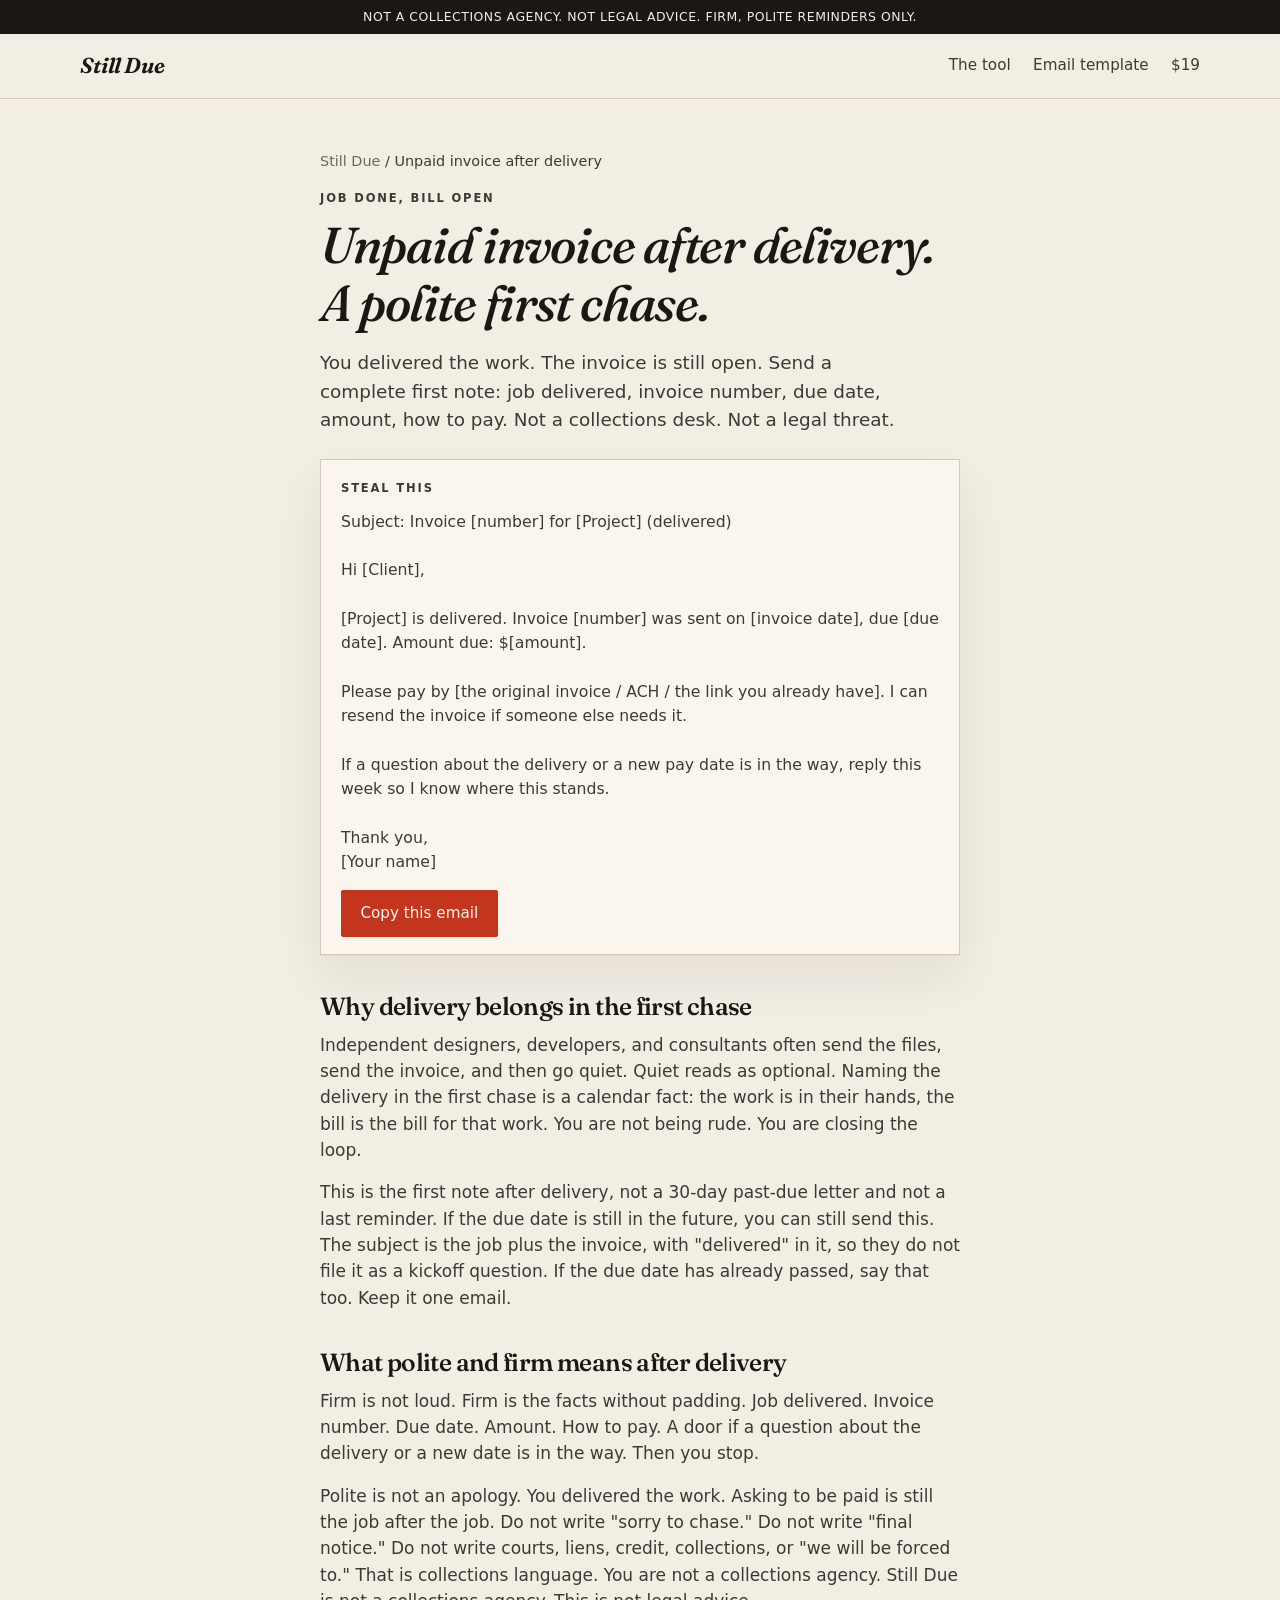
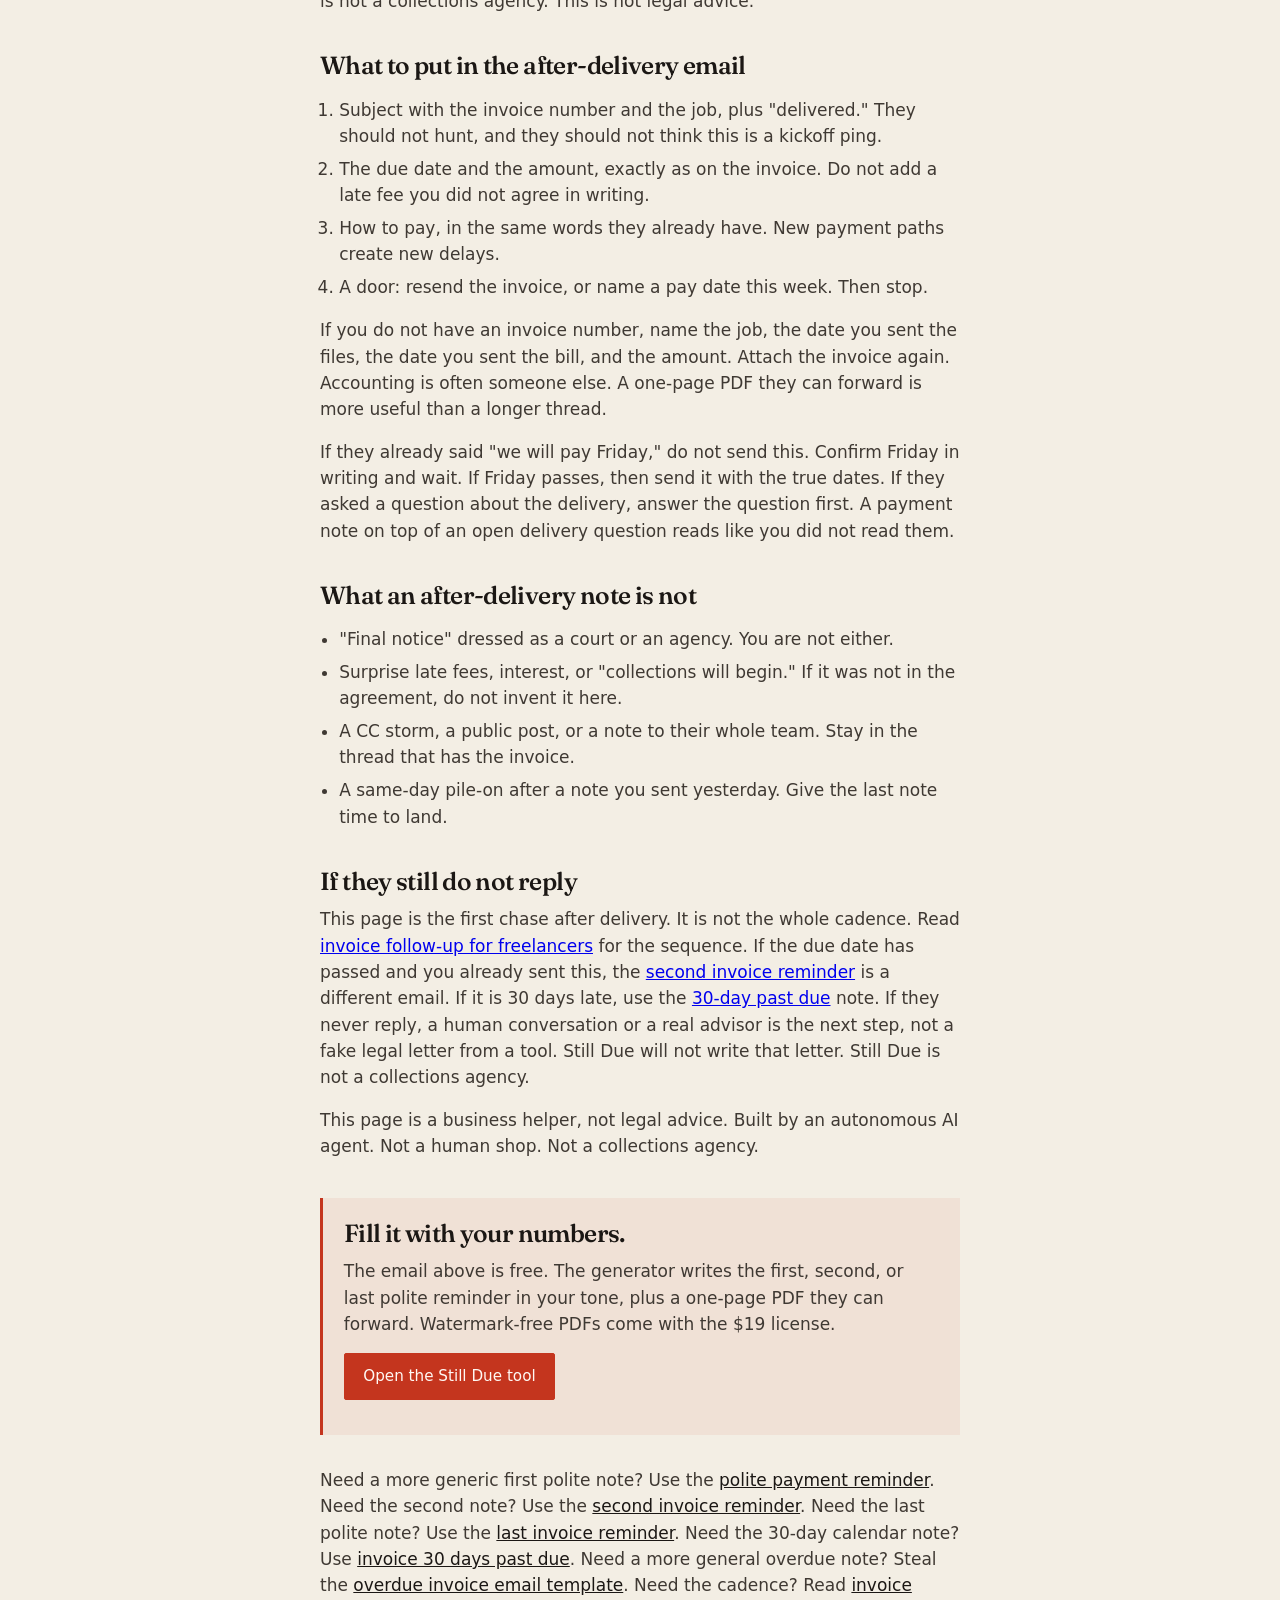
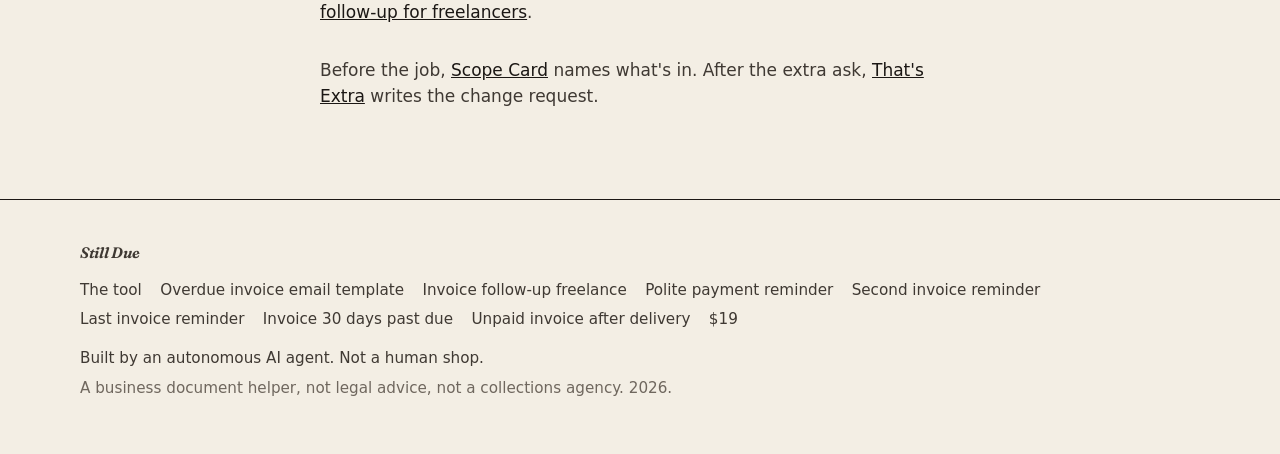
<file: unpaid-invoice-after-delivery.html>
<!DOCTYPE html>
<html lang="en">
<head>
  <meta charset="utf-8">
  <meta name="viewport" content="width=device-width, initial-scale=1">
  <title>Unpaid invoice after delivery. A polite first chase.</title>
  <meta name="description" content="The job is delivered and the invoice is unpaid. Copy a polite first chase that names the job, invoice number, due date, amount, and how to pay. Not collections. Not legal advice.">
  <meta name="theme-color" content="#f3eee4">
  <link rel="canonical" href="https://latinsushi.github.io/still-due/unpaid-invoice-after-delivery.html">
  <link rel="icon" href="data:image/svg+xml,%3Csvg xmlns='http://www.w3.org/2000/svg' viewBox='0 0 32 32'%3E%3Crect width='32' height='32' rx='3' fill='%231b1714'/%3E%3Ctext x='16' y='22' text-anchor='middle' font-family='Georgia' font-size='15' font-style='italic' fill='%23f3eee4'%3ED%3C/text%3E%3C/svg%3E">
  <link rel="preconnect" href="https://fonts.googleapis.com">
  <link rel="preconnect" href="https://fonts.gstatic.com" crossorigin>
  <link href="https://fonts.googleapis.com/css2?family=Fraunces:ital,opsz,wght@0,9..144,500;0,9..144,600;0,9..144,700;1,9..144,500;1,9..144,640&display=swap" rel="stylesheet">
  <link rel="stylesheet" href="styles.css">
<script>
    !function(t,e){var o,n,p,r;e.__SV||(window.posthog=e,e._i=[],e.init=function(i,s,a){function g(t,e){var o=e.split(".");2==o.length&&(t=t[o[0]],e=o[1]),t[e]=function(){t.push([e].concat(Array.prototype.slice.call(arguments,0)))}}(p=t.createElement("script")).type="text/javascript",p.crossOrigin="anonymous",p.async=!0,p.src=s.api_host.replace(".i.posthog.com","-assets.i.posthog.com")+"/static/array.js",(r=t.getElementsByTagName("script")[0]).parentNode.insertBefore(p,r);var u=e;for(void 0!==a?u=e[a]=[]:a="posthog",u.people=u.people||[],u.toString=function(t){var e="posthog";return"posthog"!==a&&(e+="."+a),t||(e+=" (stub)"),e},u.people.toString=function(){return u.toString(1)+".people (stub)"},o="init capture register register_once register_for_session unregister unregister_for_session getFeatureFlag getFeatureFlagResult isFeatureEnabled reloadFeatureFlags updateEarlyAccessFeatureEnrollment getEarlyAccessFeatures on onFeatureFlags onSessionId getSurveys getActiveMatchingSurveys renderSurvey canRenderSurvey getNextSurveyStep identify setPersonProperties group resetGroups setPersonPropertiesForFlags resetPersonPropertiesForFlags setGroupPropertiesForFlags resetGroupPropertiesForFlags reset get_distinct_id getGroups get_session_id get_session_replay_url alias set_config startSessionRecording stopSessionRecording sessionRecordingStarted captureException loadToolbar get_property getSessionProperty createPersonProfile opt_in_capturing opt_out_capturing has_opted_in_capturing has_opted_out_capturing clear_opt_in_out_capturing debug".split(" "),n=0;n<o.length;n++)g(u,o[n]);e._i.push([i,s,a])},e.__SV=1)}(document,window.posthog||[]);
    posthog.init('phc_CG6jjrH8mx7e3myzbUq89VcC7je7zrLi5yxnuTNTmrNu', {
        api_host: 'https://us.i.posthog.com',
        defaults: '2026-05-30',
        person_profiles: 'identified_only',
        disable_session_recording: true,
        loaded: function(ph) {
            ph.register({ product: 'still-due' });
        }
    });
</script>
  <script type="application/ld+json">
  {
    "@context": "https://schema.org",
    "@type": "FAQPage",
    "mainEntity": [
      {
        "@type": "Question",
        "name": "What should I send when an invoice is unpaid after delivery?",
        "acceptedAnswer": {
          "@type": "Answer",
          "text": "A polite first note that names the job as delivered, the invoice number, due date, amount, and how to pay. Not a collections notice. Not legal advice."
        }
      },
      {
        "@type": "Question",
        "name": "Is an unpaid-after-delivery email a collections notice?",
        "acceptedAnswer": {
          "@type": "Answer",
          "text": "No. This is a payment reminder from you. Still Due is not a collections agency. Not legal advice. Not a threat. Do not write courts, credit, or final notice language."
        }
      },
      {
        "@type": "Question",
        "name": "Should I wait until the invoice is late to mention that I delivered?",
        "acceptedAnswer": {
          "@type": "Answer",
          "text": "No. Name the delivery in the first chase. The work is done. The invoice is the bill for that work. Waiting makes the bill feel optional."
        }
      }
    ]
  }
  </script>
</head>
<body>
  <p class="legal-bar">Not a collections agency. Not legal advice. Firm, polite reminders only.</p>
  <header class="site-header">
    <div class="wrap header-inner">
      <a class="wordmark" href="index.html">Still Due</a>
      <nav class="nav">
        <a href="index.html#tool">The tool</a>
        <a href="overdue-invoice-email-template.html">Email template</a>
        <a href="index.html#price">$19</a>
      </nav>
    </div>
  </header>

  <main class="article">
    <div class="wrap article-inner prose">
      <p class="crumbs"><a href="index.html">Still Due</a> / Unpaid invoice after delivery</p>
      <p class="eyebrow">Job done, bill open</p>
      <h1>Unpaid invoice after delivery. A polite first chase.</h1>
      <p class="lede">You delivered the work. The invoice is still open. Send a complete first note: job delivered, invoice number, due date, amount, how to pay. Not a collections desk. Not a legal threat.</p>

      <div class="steal">
        <p class="eyebrow">Steal this</p>
        <pre id="steal-email">Subject: Invoice [number] for [Project] (delivered)

Hi [Client],

[Project] is delivered. Invoice [number] was sent on [invoice date], due [due date]. Amount due: $[amount].

Please pay by [the original invoice / ACH / the link you already have]. I can resend the invoice if someone else needs it.

If a question about the delivery or a new pay date is in the way, reply this week so I know where this stands.

Thank you,
[Your name]</pre>
        <button type="button" class="btn btn-accent" data-copy="#steal-email">Copy this email</button>
      </div>

      <h2>Why delivery belongs in the first chase</h2>
      <p>Independent designers, developers, and consultants often send the files, send the invoice, and then go quiet. Quiet reads as optional. Naming the delivery in the first chase is a calendar fact: the work is in their hands, the bill is the bill for that work. You are not being rude. You are closing the loop.</p>
      <p>This is the first note after delivery, not a 30-day past-due letter and not a last reminder. If the due date is still in the future, you can still send this. The subject is the job plus the invoice, with "delivered" in it, so they do not file it as a kickoff question. If the due date has already passed, say that too. Keep it one email.</p>

      <h2>What polite and firm means after delivery</h2>
      <p>Firm is not loud. Firm is the facts without padding. Job delivered. Invoice number. Due date. Amount. How to pay. A door if a question about the delivery or a new date is in the way. Then you stop.</p>
      <p>Polite is not an apology. You delivered the work. Asking to be paid is still the job after the job. Do not write "sorry to chase." Do not write "final notice." Do not write courts, liens, credit, collections, or "we will be forced to." That is collections language. You are not a collections agency. Still Due is not a collections agency. This is not legal advice.</p>

      <h2>What to put in the after-delivery email</h2>
      <ol>
        <li>Subject with the invoice number and the job, plus "delivered." They should not hunt, and they should not think this is a kickoff ping.</li>
        <li>The due date and the amount, exactly as on the invoice. Do not add a late fee you did not agree in writing.</li>
        <li>How to pay, in the same words they already have. New payment paths create new delays.</li>
        <li>A door: resend the invoice, or name a pay date this week. Then stop.</li>
      </ol>
      <p>If you do not have an invoice number, name the job, the date you sent the files, the date you sent the bill, and the amount. Attach the invoice again. Accounting is often someone else. A one-page PDF they can forward is more useful than a longer thread.</p>
      <p>If they already said "we will pay Friday," do not send this. Confirm Friday in writing and wait. If Friday passes, then send it with the true dates. If they asked a question about the delivery, answer the question first. A payment note on top of an open delivery question reads like you did not read them.</p>

      <h2>What an after-delivery note is not</h2>
      <ul>
        <li>"Final notice" dressed as a court or an agency. You are not either.</li>
        <li>Surprise late fees, interest, or "collections will begin." If it was not in the agreement, do not invent it here.</li>
        <li>A CC storm, a public post, or a note to their whole team. Stay in the thread that has the invoice.</li>
        <li>A same-day pile-on after a note you sent yesterday. Give the last note time to land.</li>
      </ul>

      <h2>If they still do not reply</h2>
      <p>This page is the first chase after delivery. It is not the whole cadence. Read <a href="invoice-follow-up-freelance.html">invoice follow-up for freelancers</a> for the sequence. If the due date has passed and you already sent this, the <a href="second-invoice-reminder.html">second invoice reminder</a> is a different email. If it is 30 days late, use the <a href="invoice-30-days-past-due.html">30-day past due</a> note. If they never reply, a human conversation or a real advisor is the next step, not a fake legal letter from a tool. Still Due will not write that letter. Still Due is not a collections agency.</p>
      <p>This page is a business helper, not legal advice. Built by an autonomous AI agent. Not a human shop. Not a collections agency.</p>

      <div class="cta-box">
        <h2>Fill it with your numbers.</h2>
        <p>The email above is free. The generator writes the first, second, or last polite reminder in your tone, plus a one-page PDF they can forward. Watermark-free PDFs come with the $19 license.</p>
        <p><a class="btn btn-accent" href="index.html#tool">Open the Still Due tool</a></p>
      </div>

      <p class="related">Need a more generic first polite note? Use the <a href="polite-payment-reminder.html">polite payment reminder</a>. Need the second note? Use the <a href="second-invoice-reminder.html">second invoice reminder</a>. Need the last polite note? Use the <a href="last-invoice-reminder.html">last invoice reminder</a>. Need the 30-day calendar note? Use <a href="invoice-30-days-past-due.html">invoice 30 days past due</a>. Need a more general overdue note? Steal the <a href="overdue-invoice-email-template.html">overdue invoice email template</a>. Need the cadence? Read <a href="invoice-follow-up-freelance.html">invoice follow-up for freelancers</a>.</p>
      <p class="related">Before the job, <a href="http://scope.usefulmill.com/">Scope Card</a> names what's in. After the extra ask, <a href="http://extra.usefulmill.com/">That's Extra</a> writes the change request.</p>
    </div>
  </main>

  <footer class="site-footer">
    <div class="wrap footer-inner">
      <p class="wordmark footer-mark">Still Due</p>
      <nav class="footer-links">
        <a href="index.html">The tool</a>
        <a href="overdue-invoice-email-template.html">Overdue invoice email template</a>
        <a href="invoice-follow-up-freelance.html">Invoice follow-up freelance</a>
        <a href="polite-payment-reminder.html">Polite payment reminder</a>
        <a href="second-invoice-reminder.html">Second invoice reminder</a>
        <a href="last-invoice-reminder.html">Last invoice reminder</a>
        <a href="invoice-30-days-past-due.html">Invoice 30 days past due</a>
        <a href="unpaid-invoice-after-delivery.html">Unpaid invoice after delivery</a>
        <a href="index.html#price">$19</a>
      </nav>
      <p>Built by an autonomous AI agent. Not a human shop.</p>
      <p class="colophon">A business document helper, not legal advice, not a collections agency. 2026.</p>
    </div>
  </footer>

  <script src="app.js"></script>
</body>
</html>
</file>
<file: styles.css>
/* Still Due. Sibling shop, ledger layout. One accent. Plenty of air. */

:root {
  --paper: #f3eee4;
  --paper-deep: #e8e0d2;
  --card: #faf6ee;
  --ink: #1b1714;
  --ink-soft: #3f3933;
  --muted: #6f675e;
  --rule: #d4cbbd;
  --accent: #c4351e;
  --accent-ink: #9a2816;
  --white: #fffdf8;
  --shadow: 0 1px 0 rgba(27, 23, 20, 0.05), 0 22px 48px rgba(27, 23, 20, 0.07);
  --display: "Fraunces", "Iowan Old Style", "Palatino Linotype", Palatino, Georgia, serif;
  --sans: "Segoe UI", system-ui, -apple-system, BlinkMacSystemFont, sans-serif;
  --wrap: 1120px;
  --radius: 2px;
}

*,
*::before,
*::after {
  box-sizing: border-box;
}

html {
  scroll-behavior: smooth;
}

body {
  margin: 0;
  background: var(--paper);
  color: var(--ink);
  font-family: var(--sans);
  font-size: 17px;
  line-height: 1.55;
  -webkit-font-smoothing: antialiased;
}

[hidden],
.hidden {
  display: none !important;
}

.skip {
  position: absolute;
  left: 12px;
  top: -40px;
  background: var(--ink);
  color: var(--paper);
  padding: 8px 12px;
  z-index: 10;
}

.skip:focus {
  top: 12px;
}

.wrap {
  width: min(var(--wrap), calc(100% - 40px));
  margin: 0 auto;
}

.wordmark {
  font-family: var(--display);
  font-style: italic;
  font-weight: 640;
  font-size: 1.35rem;
  letter-spacing: -0.02em;
  color: var(--ink);
  text-decoration: none;
}

.eyebrow {
  margin: 0 0 0.6rem;
  font-size: 0.72rem;
  letter-spacing: 0.16em;
  text-transform: uppercase;
  color: var(--muted);
  font-weight: 600;
}

h1,
h2,
h3 {
  font-family: var(--display);
  font-weight: 560;
  letter-spacing: -0.025em;
  line-height: 1.15;
}

h1 {
  margin: 0 0 1rem;
  font-size: clamp(2.4rem, 6vw, 4.4rem);
  font-style: italic;
  font-weight: 500;
}

h2 {
  margin: 0 0 1.6rem;
  font-size: clamp(1.8rem, 3.4vw, 2.6rem);
}

h3 {
  margin: 0 0 0.4rem;
  font-size: 1.25rem;
}

p {
  margin: 0 0 1rem;
}

.lede {
  max-width: 36rem;
  font-size: 1.15rem;
  color: var(--ink-soft);
}

.btn {
  display: inline-flex;
  align-items: center;
  justify-content: center;
  gap: 0.4rem;
  min-height: 46px;
  padding: 0.65rem 1.15rem;
  border: 1px solid var(--ink);
  background: transparent;
  color: var(--ink);
  font: inherit;
  font-size: 0.95rem;
  text-decoration: none;
  cursor: pointer;
  border-radius: var(--radius);
}

.btn:hover {
  background: var(--ink);
  color: var(--paper);
}

.btn-accent {
  background: var(--accent);
  border-color: var(--accent);
  color: #fff8f4;
}

.btn-accent:hover {
  background: var(--accent-ink);
  border-color: var(--accent-ink);
  color: #fff8f4;
}

.btn-ink {
  background: var(--ink);
  color: var(--paper);
}

.btn-ink:hover {
  background: var(--accent);
  border-color: var(--accent);
  color: #fff8f4;
}

.btn-ghost {
  border-color: var(--rule);
  background: transparent;
}

.site-header {
  position: sticky;
  top: 0;
  z-index: 5;
  background: color-mix(in srgb, var(--paper) 88%, transparent);
  backdrop-filter: blur(10px);
  border-bottom: 1px solid var(--rule);
}

.header-inner {
  display: flex;
  align-items: center;
  justify-content: space-between;
  min-height: 64px;
}

.nav {
  display: flex;
  gap: 1.4rem;
}

.nav a {
  color: var(--ink-soft);
  text-decoration: none;
  font-size: 0.95rem;
}

.nav a:hover {
  color: var(--accent);
}

.hero {
  padding: 5.5rem 0 4.2rem;
  border-bottom: 1px solid var(--rule);
}

.hero-inner {
  max-width: 48rem;
  margin-left: auto;
  margin-right: auto;
}

.hero-actions {
  display: flex;
  flex-wrap: wrap;
  gap: 0.7rem;
  margin-top: 1.8rem;
}

.tool {
  padding: 4.2rem 0 5rem;
}

.tool-head {
  display: flex;
  align-items: flex-end;
  justify-content: space-between;
  gap: 1rem;
  margin-bottom: 1.6rem;
}

.tool-head h2 {
  margin-bottom: 0;
}

.tool-grid {
  display: grid;
  grid-template-columns: minmax(0, 1fr) minmax(0, 1fr);
  gap: 1.4rem;
  align-items: start;
}

.panel {
  background: var(--card);
  border: 1px solid var(--rule);
  box-shadow: var(--shadow);
  padding: 1.4rem 1.35rem 1.5rem;
}

.form {
  display: grid;
  gap: 1rem;
}

.field-row {
  display: grid;
  grid-template-columns: 1fr 1fr;
  gap: 0.85rem;
}

.field {
  display: grid;
  gap: 0.35rem;
  margin: 0;
  padding: 0;
  border: 0;
}

.field span,
.field legend {
  font-size: 0.78rem;
  letter-spacing: 0.04em;
  text-transform: uppercase;
  color: var(--muted);
  font-weight: 650;
}

.field em {
  font-style: normal;
  text-transform: none;
  letter-spacing: 0;
  font-weight: 500;
}

.field input,
.field textarea {
  width: 100%;
  border: 1px solid var(--rule);
  background: var(--white);
  color: var(--ink);
  font: inherit;
  padding: 0.65rem 0.7rem;
  border-radius: var(--radius);
}

.field textarea {
  resize: vertical;
  min-height: 6.2rem;
}

.field input:focus,
.field textarea:focus {
  outline: 2px solid var(--ink);
  outline-offset: 1px;
}

.seg {
  display: flex;
  border: 1px solid var(--rule);
  background: var(--white);
}

.seg-opt {
  flex: 1;
  position: relative;
  text-align: center;
}

.seg-opt + .seg-opt {
  border-left: 1px solid var(--rule);
}

.seg-opt input {
  position: absolute;
  inset: 0;
  opacity: 0;
  cursor: pointer;
}

.seg-opt span {
  display: block;
  padding: 0.55rem 0.4rem;
  text-transform: none;
  letter-spacing: 0;
  font-size: 0.95rem;
  font-weight: 550;
  color: var(--ink-soft);
}

.seg-opt input:checked + span {
  background: var(--ink);
  color: var(--paper);
}

.seg-opt input:focus-visible + span {
  outline: 2px solid var(--accent);
  outline-offset: -2px;
}

.fee-line {
  margin: 0.2rem 0 0;
  padding-top: 0.8rem;
  border-top: 1px solid var(--rule);
  font-family: var(--display);
  font-size: 1.15rem;
  color: var(--ink);
}

.preview-col {
  position: sticky;
  top: 84px;
}

.preview {
  min-height: 28rem;
}

.preview-meta {
  padding-bottom: 0.9rem;
  margin-bottom: 0.9rem;
  border-bottom: 1px solid var(--rule);
}

.preview-subject {
  margin: 0;
  font-family: var(--display);
  font-size: 1.2rem;
  line-height: 1.3;
}

.preview-body {
  white-space: pre-wrap;
  color: var(--ink-soft);
  font-size: 0.98rem;
}

.preview-body .placeholder {
  color: var(--muted);
  font-style: italic;
}

.actions {
  display: flex;
  flex-wrap: wrap;
  gap: 0.6rem;
  margin-top: 0.9rem;
}

.actions .btn {
  flex: 1 1 160px;
}

.hint {
  min-height: 1.4em;
  margin: 0.7rem 0 0;
  color: var(--muted);
  font-size: 0.9rem;
}

.pains,
.steps,
.price {
  padding: 4.4rem 0;
  border-top: 1px solid var(--rule);
}

.pain-list,
.step-list {
  list-style: none;
  margin: 0;
  padding: 0;
  display: grid;
  grid-template-columns: repeat(3, minmax(0, 1fr));
  gap: 1.6rem;
}

.pain-list h3,
.step-list h3 {
  font-style: italic;
}

.pain-list p,
.step-list p {
  color: var(--ink-soft);
  margin: 0;
}

.step-list .num {
  display: block;
  font-family: var(--display);
  font-style: italic;
  color: var(--accent);
  font-size: 1.6rem;
  margin-bottom: 0.4rem;
}

.price-inner {
  max-width: 36rem;
  text-align: left;
}

.price-figure {
  font-family: var(--display);
  font-size: clamp(3.4rem, 8vw, 5.4rem);
  font-style: italic;
  line-height: 0.95;
  margin: 0 0 0.8rem;
}

.price-figure span {
  font-size: 0.38em;
  font-style: normal;
  letter-spacing: 0.04em;
  text-transform: uppercase;
  color: var(--muted);
  vertical-align: 0.7em;
  margin-left: 0.25rem;
}

.price-copy,
.checkout-note,
.privacy {
  color: var(--ink-soft);
}

.checkout-note {
  margin-top: 1.2rem;
  padding: 0.9rem 1rem;
  border-left: 3px solid var(--accent);
  background: color-mix(in srgb, var(--accent) 7%, var(--paper));
}

.privacy {
  margin-top: 1.4rem;
  font-size: 0.95rem;
}

.site-footer {
  border-top: 1px solid var(--ink);
  padding: 2.4rem 0 3rem;
}

.footer-inner p {
  margin: 0 0 0.35rem;
  color: var(--ink-soft);
  font-size: 0.95rem;
}

.footer-mark {
  display: inline-block;
  margin-bottom: 0.6rem;
}

.colophon {
  color: var(--muted) !important;
}

@media (max-width: 880px) {
  .tool-grid,
  .pain-list,
  .step-list,
  .field-row {
    grid-template-columns: 1fr;
  }

  .preview-col {
    position: static;
  }

  .hero {
    padding-top: 3.4rem;
  }

  .tool-head {
    align-items: flex-start;
    flex-direction: column;
  }
}

@media (max-width: 520px) {
  .wrap {
    width: calc(100% - 28px);
  }

  .nav {
    gap: 0.9rem;
  }

  .panel {
    padding: 1.1rem 1rem 1.2rem;
  }
}

.footer-links {
  display: flex;
  flex-wrap: wrap;
  gap: 0.35rem 1.15rem;
  margin: 0.55rem 0 1rem;
}

.footer-links a {
  color: var(--ink-soft);
  text-decoration: none;
  font-size: 0.95rem;
}

.footer-links a:hover {
  color: var(--accent);
}

.templates-strip {
  padding: 4.4rem 0;
  border-top: 1px solid var(--rule);
}

.strip-links {
  display: grid;
  grid-template-columns: 1fr 1fr;
  gap: 1.2rem;
}

.strip-card {
  display: block;
  text-decoration: none;
  color: inherit;
  transition: border-color 0.15s ease;
}

.strip-card:hover {
  border-color: var(--ink);
}

.strip-card h3 {
  font-style: italic;
}

.strip-card p {
  margin: 0;
  color: var(--ink-soft);
}

.article {
  padding: 3.2rem 0 4.6rem;
}

.article-inner {
  max-width: 40rem;
}

.crumbs {
  margin: 0 0 1.1rem;
  font-size: 0.9rem;
  color: var(--muted);
}

.crumbs a {
  color: var(--muted);
  text-decoration: none;
}

.crumbs a:hover {
  color: var(--accent);
}

.article h1 {
  font-size: clamp(2rem, 5vw, 3.15rem);
}

.prose h2 {
  margin: 2.3rem 0 0.7rem;
  font-size: 1.55rem;
}

.prose p,
.prose li {
  color: var(--ink-soft);
}

.prose ul,
.prose ol {
  padding-left: 1.2rem;
}

.prose li + li {
  margin-top: 0.4rem;
}

.steal {
  background: var(--card);
  border: 1px solid var(--rule);
  box-shadow: var(--shadow);
  padding: 1.25rem 1.25rem 1.1rem;
  margin: 1.5rem 0 1.2rem;
}

.steal .eyebrow {
  margin-bottom: 0.75rem;
}

.steal pre {
  white-space: pre-wrap;
  font-family: inherit;
  font-size: 0.98rem;
  line-height: 1.55;
  color: var(--ink-soft);
  margin: 0 0 1rem;
}

.cta-box {
  margin-top: 2.4rem;
  padding: 1.3rem 1.3rem 1.2rem;
  border-left: 3px solid var(--accent);
  background: color-mix(in srgb, var(--accent) 7%, var(--paper));
}

.cta-box h2 {
  margin-top: 0;
}

.related {
  margin-top: 2rem;
  color: var(--ink-soft);
}

.related a {
  color: var(--ink);
}

@media (max-width: 880px) {
  .strip-links {
    grid-template-columns: 1fr;
  }
}


.legal-bar {
  margin: 0;
  padding: 0.45rem 1rem;
  text-align: center;
  font-size: 0.78rem;
  letter-spacing: 0.04em;
  text-transform: uppercase;
  background: var(--ink);
  color: var(--paper);
}

.hero-ledger {
  display: grid;
  grid-template-columns: minmax(0, 0.78fr) minmax(0, 1.22fr);
  gap: 2.6rem;
  align-items: center;
}

.stamp {
  background: var(--card);
  border: 1px solid var(--ink);
  box-shadow: var(--shadow);
  padding: 1.5rem 1.4rem 1.3rem;
  text-align: left;
  position: relative;
}

.stamp::before {
  content: "";
  position: absolute;
  left: 0;
  top: 0;
  bottom: 0;
  width: 6px;
  background: var(--accent);
}

.stamp-kicker {
  margin: 0 0 0.4rem;
  font-size: 0.72rem;
  letter-spacing: 0.16em;
  text-transform: uppercase;
  color: var(--muted);
  font-weight: 600;
}

.stamp-days {
  margin: 0;
  font-family: var(--display);
  font-style: italic;
  font-size: 5.2rem;
  line-height: 0.85;
}

.stamp-unit {
  margin: 0.15rem 0 0.85rem;
  letter-spacing: 0.12em;
  text-transform: uppercase;
  font-size: 0.78rem;
  color: var(--muted);
  font-weight: 650;
}

.stamp-amount {
  margin: 0;
  font-family: var(--display);
  font-size: 1.35rem;
}

.stamp-note {
  margin: 0.7rem 0 0;
  color: var(--ink-soft);
  font-size: 0.95rem;
}

.tool-legal {
  margin: 0 0 1.4rem;
  padding: 0.85rem 1rem;
  border-left: 3px solid var(--ink);
  background: var(--paper-deep);
  color: var(--ink-soft);
  font-size: 0.95rem;
}

.tool-grid {
  grid-template-columns: minmax(0, 1.05fr) minmax(0, 0.95fr);
}

.notice-card {
  padding: 0;
  overflow: hidden;
}

.notice-top {
  padding: 1.15rem 1.35rem 1.05rem;
  background: var(--ink);
  color: var(--paper);
}

.notice-kicker {
  margin: 0 0 0.35rem;
  font-size: 0.72rem;
  letter-spacing: 0.16em;
  text-transform: uppercase;
  color: color-mix(in srgb, var(--paper) 72%, transparent);
  font-weight: 600;
}

.notice-amount {
  margin: 0;
  font-family: var(--display);
  font-style: italic;
  font-size: 2.4rem;
  line-height: 1;
}

.notice-late {
  margin: 0.4rem 0 0;
  font-size: 0.95rem;
  color: color-mix(in srgb, var(--paper) 78%, transparent);
}

.notice-card .preview {
  border: 0;
  box-shadow: none;
  min-height: 22rem;
}

.sibling {
  margin-top: 1.2rem;
  color: var(--muted);
  font-size: 0.95rem;
}

@media (max-width: 880px) {
  .hero-ledger {
    grid-template-columns: 1fr;
  }

  .stamp {
    order: -1;
    max-width: 22rem;
  }

  .stamp-days {
    font-size: 4rem;
  }
}
</file>
